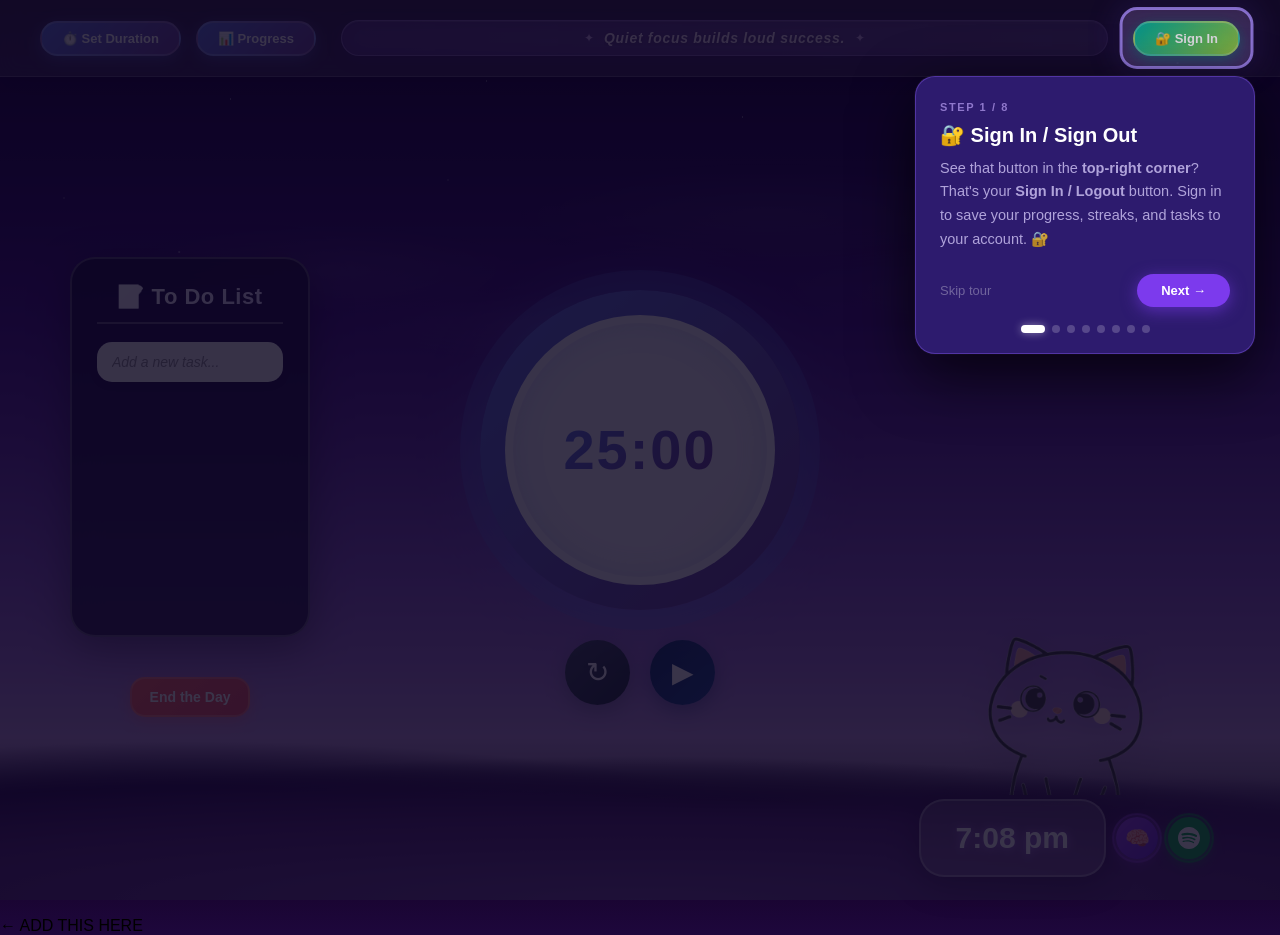
<file: index.html>
<!DOCTYPE html>
<html lang="en">

<head>
    <meta charset="UTF-8">
    <meta name="viewport" content="width=device-width, initial-scale=1.0">
    <title>Focus Timer UI</title>
    <link rel="stylesheet" href="style2.css">
</head>

<body>

    <!-- NAVBAR -->
    <div class="navbar">
        <div class="nav-btn" id="setDurationBtn" onclick="openDurationModal()">⏱️ Set Duration</div>
        <div class="nav-btn progress-btn" id="progressBtn" onclick="handleNavigation(this)">
            <div class="progress-fill" id="btnFill"></div>
            <span class="btn-text">📊 Progress</span>
        </div>

        <!-- ✨ MOTIVATIONAL QUOTE -->
        <div class="nav-quote">
            <span class="quote-icon">✦</span>
            <span class="quote-text" id="rotatingQuote">Quiet focus builds loud success.</span>
            <span class="quote-icon">✦</span>
        </div>

        <!-- In the navbar, replace the existing loginBtn div with this: -->
        <div class="nav-btn login" id="loginBtn" onclick="openLogin()">🔐 Sign In</div>
        <div class="nav-btn" id="logoutBtn" onclick="openLogoutModal()"
            style="display:none; background: rgba(255,100,100,0.15); border: 1px solid rgba(255,100,100,0.4); color: #ff8080;">
            🚪 Logout
        </div>

    </div>

    <div class="main">

        <div class="left-panel">
            <div class="todo" id="todoSection">
                <h3>📝 To Do List</h3>
                <input id="todoInput" placeholder="Add a new task...">
                <ul id="todoList"></ul>
            </div>
            <button class="end-day-btn" onclick="endTheDay()">End the Day</button>
        </div>

        <div class="timer-wrapper">
            <div class="outer-ring">
                <div class="inner-ring">
                    <div class="time" id="timer">25:00</div>
                </div>
            </div>
            <div class="controls">
                <div class="control-btn reset" onclick="resetTimer()">↻</div>
                <div class="control-btn play" id="playPauseBtn" onclick="togglePlayPause()">▶</div>
            </div>
        </div>

        <div id="infoPanel"></div>

        <div class="clock-cat-container">
            <div class="cat-popup">
                <img id="catMood" src="first.gif" alt="Cat mood">
            </div>

            <!-- Clock + both round buttons -->
            <div class="clock-spotify-row">
                <div class="clock" id="clock"></div>

                <!-- 🧠 Brain Fog Button -->
                <div class="brain-fab-wrapper">
                    <button class="brain-fab" onclick="toggleBrainPopup()">🧠</button>
                    <div class="fab-tooltip"><span class="tt-dot"></span>Play a focus frequency to help clear mental
                        fog.</div>

                    <div class="brain-popup" id="brainPopup">
                        <div class="popup-header">
                            <div class="popup-title"><span>🧠 Focus Boost</span></div>
                            <button class="popup-close" onclick="toggleBrainPopup()">✕</button>
                        </div>
                        <p class="brain-popup-desc">
                            1-min <strong>852Hz Solfeggio frequency tone</strong> to clear brain fog, Listen for 60
                            seconds before studying.<br>
                            <strong>Use headphones</strong> for best effect.
                        </p>
                        <div class="brain-wave" id="brainWave">
                            <span></span><span></span><span></span><span></span><span></span>
                        </div>
                        <div class="brain-progress-wrap" id="brainProgressWrap">
                            <div class="brain-progress-bar-bg">
                                <div class="brain-progress-bar-fill" id="brainBarFill"></div>
                            </div>
                            <div class="brain-progress-label">
                                <span>Focus Boost</span>
                                <span id="brainCountdown">1:00</span>
                            </div>
                        </div>
                        <button class="brain-play-btn" id="brainPlayBtn" onclick="toggleBrainFog()">
                            ▶ &nbsp;Start Focus Tone
                        </button>
                    </div>
                </div>

                <!-- 🎵 Spotify Button -->
                <div class="spotify-fab-wrapper">
                    <button class="spotify-fab" onclick="toggleSpotifyPopup()">
                        <svg viewBox="0 0 24 24" xmlns="http://www.w3.org/2000/svg">
                            <path
                                d="M12 0C5.373 0 0 5.373 0 12s5.373 12 12 12 12-5.373 12-12S18.627 0 12 0zm5.494 17.324a.748.748 0 0 1-1.03.249c-2.82-1.725-6.369-2.115-10.549-1.16a.748.748 0 1 1-.333-1.458c4.573-1.045 8.494-.595 11.664 1.339a.748.748 0 0 1 .248 1.03zm1.466-3.261a.936.936 0 0 1-1.287.308c-3.226-1.983-8.144-2.558-11.962-1.399a.937.937 0 0 1-.574-1.786c4.36-1.325 9.779-.683 13.515 1.59a.937.937 0 0 1 .308 1.287zm.126-3.396c-3.868-2.298-10.248-2.51-13.941-1.389a1.122 1.122 0 1 1-.651-2.148c4.239-1.287 11.285-1.038 15.738 1.606a1.122 1.122 0 1 1-1.146 1.931z" />
                        </svg>
                    </button>
                    <div class="fab-tooltip"><span class="tt-dot"></span>Play background music for focus</div>

                    <div class="spotify-popup" id="spotifyPopup">

                        <!-- VIEW 1: Card grid (original design) -->
                        <div id="spCardView">
                            <div class="popup-header">
                                <div class="popup-title">
                                    <svg viewBox="0 0 24 24" style="fill:#1db954">
                                        <path
                                            d="M12 0C5.373 0 0 5.373 0 12s5.373 12 12 12 12-5.373 12-12S18.627 0 12 0zm5.494 17.324a.748.748 0 0 1-1.03.249c-2.82-1.725-6.369-2.115-10.549-1.16a.748.748 0 1 1-.333-1.458c4.573-1.045 8.494-.595 11.664 1.339a.748.748 0 0 1 .248 1.03zm1.466-3.261a.936.936 0 0 1-1.287.308c-3.226-1.983-8.144-2.558-11.962-1.399a.937.937 0 0 1-.574-1.786c4.36-1.325 9.779-.683 13.515 1.59a.937.937 0 0 1 .308 1.287zm.126-3.396c-3.868-2.298-10.248-2.51-13.941-1.389a1.122 1.122 0 1 1-.651-2.148c4.239-1.287 11.285-1.038 15.738 1.606a1.122 1.122 0 1 1-1.146 1.931z" />
                                    </svg>
                                    <span>Focus Sounds</span>
                                </div>
                                <button class="popup-close" onclick="toggleSpotifyPopup()">✕</button>
                            </div>

                            <div class="sp-login-banner">
                                <div class="sp-login-text">
                                    <strong>🔐 Log in for full songs</strong>
                                    Log in to Spotify to listen to entire tracks without interruption.
                                </div>
                                <a class="sp-login-btn" href="https://accounts.spotify.com/login" target="_blank"
                                    rel="noopener noreferrer">
                                    <svg viewBox="0 0 24 24">
                                        <path
                                            d="M12 0C5.373 0 0 5.373 0 12s5.373 12 12 12 12-5.373 12-12S18.627 0 12 0zm5.494 17.324a.748.748 0 0 1-1.03.249c-2.82-1.725-6.369-2.115-10.549-1.16a.748.748 0 1 1-.333-1.458c4.573-1.045 8.494-.595 11.664 1.339a.748.748 0 0 1 .248 1.03zm1.466-3.261a.936.936 0 0 1-1.287.308c-3.226-1.983-8.144-2.558-11.962-1.399a.937.937 0 0 1-.574-1.786c4.36-1.325 9.779-.683 13.515 1.59a.937.937 0 0 1 .308 1.287zm.126-3.396c-3.868-2.298-10.248-2.51-13.941-1.389a1.122 1.122 0 1 1-.651-2.148c4.239-1.287 11.285-1.038 15.738 1.606a1.122 1.122 0 1 1-1.146 1.931z" />
                                    </svg>
                                    Log in
                                </a>
                            </div>

                            <div class="sp-playlist-label">Pick the music your brain feels most comfortable studying
                                with.</div>
                            <div class="sp-card-grid">
                                <div class="sp-card"
                                    onclick="openPlayer('playlist/4sFlqpGaP3yxX6zHSkdvvN', '🎵', 'Lofi Music')">
                                    <div class="sp-card-icon">🎵</div>
                                    <div class="sp-card-name">Lofi Music</div>
                                    <div class="sp-card-desc">Chill beats to relax</div>
                                </div>
                                <div class="sp-card"
                                    onclick="openPlayer('playlist/37i9dQZF1DWUZ5bk6qqDSy', '🤍', 'White Noise')">
                                    <div class="sp-card-icon">🤍</div>
                                    <div class="sp-card-name">White Noise</div>
                                    <div class="sp-card-desc">Block distractions</div>
                                </div>
                                <div class="sp-card"
                                    onclick="openPlayer('playlist/37i9dQZF1DX8ymr6UES7vc', '🌧️', 'Rain Sounds')">
                                    <div class="sp-card-icon">🌧️</div>
                                    <div class="sp-card-name">Rain Sounds</div>
                                    <div class="sp-card-desc">Gentle rain focus</div>
                                </div>
                                <div class="sp-card"
                                    onclick="openPlayer('album/74QDBZVz0htjkb8mwwt0La', '🏖️', 'Beach Sounds')">
                                    <div class="sp-card-icon">🏖️</div>
                                    <div class="sp-card-name">Beach Sounds</div>
                                    <div class="sp-card-desc">Ocean wave calm</div>
                                </div>
                                <div class="sp-card sp-card-solo"
                                    onclick="openPlayer('playlist/1HXEg2V1f17xECoB4t2PdZ', '🧬', 'Study Frequency')">
                                    <div class="sp-card-icon">🧬</div>
                                    <div class="sp-card-info">
                                        <div class="sp-card-name">Study Frequency</div>
                                        <div class="sp-card-desc">Binaural tones for peak focus</div>
                                    </div>
                                </div>
                            </div>
                        </div>

                        <!-- VIEW 2: Embedded player -->
                        <div id="spPlayerView" style="display:none;">
                            <div class="popup-header">
                                <button class="sp-back-btn" onclick="showSpCardView()">← Back</button>
                                <div class="sp-now-playing" id="spNowPlaying">🎵 Lofi Music</div>
                                <button class="popup-close" onclick="toggleSpotifyPopup()">✕</button>
                            </div>
                            <div class="sp-embed-wrap">
                                <iframe id="spIframe" src="" width="100%" height="380" frameborder="0"
                                    allow="autoplay; clipboard-write; encrypted-media; fullscreen; picture-in-picture"
                                    loading="lazy">
                                </iframe>
                            </div>
                        </div>

                    </div>
                </div>

            </div>
        </div>
    </div>

    <!-- DURATION MODAL -->
    <div class="login-modal" id="durationModal">
        <div class="dur-card">
            <!-- Header -->
            <div class="dur-header">
                <div class="dur-title"><span class="dur-title-icon">⏱️</span> Set Duration</div>
                <button class="dur-close-btn" onclick="closeDurationModal()">✕</button>
            </div>

            <!-- Today's Total Goal -->
            <div class="dur-section">
                <div class="dur-section-label">
                    <span class="dur-section-icon">📚</span>
                    <div>
                        <strong>Today's Total Goal</strong>
                        <span class="dur-optional-badge">OPTIONAL</span>
                        <div class="dur-section-sub">How many hours do you want to study all day?</div>
                    </div>
                </div>
                <div class="dur-input-row">
                    <input id="totalHours" type="number" class="dur-input" placeholder="e.g. 4" min="0" step="0.5">
                    <span class="dur-unit">hrs</span>
                </div>
            </div>

            <!-- Divider -->
            <div class="dur-divider"></div>

            <!-- Study Right Now -->
            <div class="dur-section">
                <div class="dur-section-label">
                    <span class="dur-section-icon dur-lightning">⚡</span>
                    <div>
                        <strong>Study Right Now</strong>
                        <div class="dur-section-sub">How long do you want to study in this sitting?</div>
                    </div>
                </div>

                <!-- Tip box -->
                <div class="dur-tip-box">
                    💡 Try 25 min study + 5 min break, or 50 min + 10 min for deep work.
                </div>

                <!-- Study + Break side by side -->
                <div class="dur-two-col">
                    <div class="dur-col">
                        <div class="dur-col-label"><span class="dur-dot dur-dot-red"></span> Study</div>
                        <div class="dur-input-row">
                            <input id="studyMins" type="number" class="dur-input" value="25" min="1" max="180">
                            <span class="dur-unit">min</span>
                        </div>
                    </div>
                    <div class="dur-col">
                        <div class="dur-col-label"><span class="dur-dot dur-dot-purple"></span> Break</div>
                        <div class="dur-input-row">
                            <input id="breakTime" type="number" class="dur-input" value="5" min="0">
                            <span class="dur-unit">min</span>
                        </div>
                        <label class="dur-nobreak-label">
                            <input type="checkbox" id="noBreak" class="dur-checkbox"> No break
                        </label>
                    </div>
                </div>
            </div>

            <!-- Set Timer button -->
            <button class="dur-set-btn" onclick="setCustomDuration()">Set Timer</button>
        </div>
    </div>

    <!-- LOGIN MODAL -->
    <div class="login-modal" id="loginModal">
        <div class="login-card">
            <div id="signInView">
                <h2>✨ Welcome Back!</h2>
                <p class="auth-subtitle">Sign in to continue your journey</p>
                <input id="loginEmail" type="text" placeholder="Username">
                <input type="password" id="loginPassword" placeholder="Password">
                <button class="login-main" onclick="handleSignIn()">Sign In</button>
                <button class="login-gmail">📧 Sign in with Gmail</button>
                <p class="auth-switch">Don't have an account? <span onclick="showSignUp()">Sign Up</span></p>
                <button class="login-skip" onclick="closeLogin()">Continue without login</button>
            </div>
            <div id="signUpView" style="display: none;">
                <h2>🚀 Start Your Journey</h2>
                <p class="auth-subtitle">Create an account to track your progress</p>
                <input id="signupName" placeholder="Full Name">
                <input id="signupEmail" type="email" placeholder="Email address">
                <input type="password" id="signupPassword" placeholder="Password">
                <input type="password" id="signupConfirmPassword" placeholder="Confirm Password">
                <button class="login-main" onclick="handleSignUp()">Create Account</button>
                <button class="login-gmail">📧 Sign up with Gmail</button>
                <p class="auth-switch">Already have an account? <span onclick="showSignIn()">Sign In</span></p>
                <button class="login-skip" onclick="closeLogin()">Continue without login</button>
            </div>
        </div>
    </div>

    <!-- WELCOME MODAL -->
    <div class="login-modal" id="welcomeModal" style="display: none;">
        <div class="login-card" style="width: 380px; background: rgba(255, 255, 255, 0.98); position: relative;">
            <div id="welcomeSection">
                <!-- Close button top-right -->
                <div style="display: flex; justify-content: flex-end; margin-bottom: 4px;">
                    <button class="dur-close-btn" onclick="closeWelcomeModal()" title="Go to home">✕</button>
                </div>
                <div style="text-align: center; margin-bottom: 15px;">
                    <img src="cat.gif" alt="Welcome Cat" style="width: 120px; border-radius: 12px;">
                </div>
                <div class="speech-bubble"
                    style="position: relative; background: linear-gradient(135deg, rgba(102, 126, 234, 0.12), rgba(118, 75, 162, 0.12)); padding: 18px; border-radius: 15px; margin-bottom: 20px; border: 2px solid rgba(102, 126, 234, 0.3);">
                    <p
                        style="font-size: 15px; color: #4a5568; line-height: 1.5; margin: 0; text-align: center; font-weight: 500;">
                        Welcome! Let's make today productive. Set your goal below and start strong!
                    </p>
                    <div
                        style="position: absolute; top: -12px; left: 50%; transform: translateX(-50%); width: 0; height: 0; border-left: 12px solid transparent; border-right: 12px solid transparent; border-bottom: 12px solid rgba(102, 126, 234, 0.3);">
                    </div>
                    <div
                        style="position: absolute; top: -9px; left: 50%; transform: translateX(-50%); width: 0; height: 0; border-left: 10px solid transparent; border-right: 10px solid transparent; border-bottom: 10px solid rgba(102, 126, 234, 0.12);">
                    </div>
                </div>
                <button class="login-main" onclick="showGoalForm()" style="margin-bottom: 12px;">Set Your Today's
                    Goal</button>
            </div>
            <div id="goalFormSection" style="display: none;">
                <!-- Header row with close button (goes to home) -->
                <div class="dur-header" style="margin-bottom: 14px;">
                    <div class="dur-title" style="font-size: 17px;"><span class="dur-title-icon">⏱️</span> Set Duration</div>
                    <button class="dur-close-btn" onclick="closeWelcomeModal()">✕</button>
                </div>

                <!-- Today's Total Goal -->
                <div class="dur-section">
                    <div class="dur-section-label">
                        <span class="dur-section-icon">📚</span>
                        <div>
                            <strong>Today's Total Goal</strong>
                            <span class="dur-optional-badge">OPTIONAL</span>
                            <div class="dur-section-sub">How many hours do you want to study all day?</div>
                        </div>
                    </div>
                    <div class="dur-input-row">
                        <input id="welcomeTotalHours" type="number" class="dur-input" placeholder="e.g. 4" min="0" step="0.5">
                        <span class="dur-unit">hrs</span>
                    </div>
                </div>

                <!-- Divider -->
                <div class="dur-divider"></div>

                <!-- Study Right Now -->
                <div class="dur-section">
                    <div class="dur-section-label">
                        <span class="dur-section-icon dur-lightning">⚡</span>
                        <div>
                            <strong>Study Right Now</strong>
                            <div class="dur-section-sub">How long do you want to study in this sitting?</div>
                        </div>
                    </div>

                    <!-- Tip box -->
                    <div class="dur-tip-box">
                        💡 Try 25 min study + 5 min break, or 50 min + 10 min for deep work.
                    </div>

                    <!-- Study + Break side by side -->
                    <div class="dur-two-col">
                        <div class="dur-col">
                            <div class="dur-col-label"><span class="dur-dot dur-dot-red"></span> Study</div>
                            <div class="dur-input-row">
                                <input id="welcomeStudyMins" type="number" class="dur-input" value="25" min="1" max="180">
                                <span class="dur-unit">min</span>
                            </div>
                        </div>
                        <div class="dur-col">
                            <div class="dur-col-label"><span class="dur-dot dur-dot-purple"></span> Break</div>
                            <div class="dur-input-row">
                                <input id="welcomeBreakTime" type="number" class="dur-input" value="5" min="0">
                                <span class="dur-unit">min</span>
                            </div>
                            <label class="dur-nobreak-label">
                                <input type="checkbox" id="welcomeNoBreak" class="dur-checkbox"> No break
                            </label>
                        </div>
                    </div>
                </div>

                <!-- Start Studying button -->
                <button class="dur-set-btn" onclick="setWelcomeGoal()">Start Studying!</button>
            </div>
        </div>
    </div>

    <!-- END DAY MODAL -->
    <div class="login-modal" id="endDayModal">
        <div class="login-card" style="width: 400px; max-height: 92vh; overflow-y: auto; padding: 20px;">

            <!-- Close button -->
            <div style="display: flex; justify-content: flex-end; margin-bottom: 4px;">
                <button onclick="closeEndDaySummary()" style="
                background: transparent;
                border: 2px solid rgba(102,126,234,0.3);
                border-radius: 50%;
                width: 32px; height: 32px;
                font-size: 15px;
                cursor: pointer;
                color: #667eea;
                display: flex; align-items: center; justify-content: center;
                transition: all 0.3s ease;
            " onmouseover="this.style.background='rgba(102,126,234,0.1)'"
                    onmouseout="this.style.background='transparent'">✕</button>
            </div>

            <h2 style="margin-bottom: 10px;">Day Summary</h2>

            <div style="text-align: center; margin-bottom: 10px;">
                <img id="endDayCat" src="happy_cat.gif" alt="Cat" style="width: 110px; border-radius: 12px;">
            </div>

            <div
                style="position: relative; background: linear-gradient(135deg, rgba(102,126,234,0.12), rgba(118,75,162,0.12)); padding: 14px; border-radius: 15px; margin-bottom: 14px; border: 2px solid rgba(102,126,234,0.3);">
                <p id="endDayMessage"
                    style="font-size: 13px; color: #4a5568; line-height: 1.5; margin: 0; text-align: center; font-weight: 500;">
                    Good progress, but I know you're capable of even more. Quiet progress like this is exactly how big
                    success is built— see you stronger tomorrow!
                </p>
                <div
                    style="position: absolute; top: -12px; left: 50%; transform: translateX(-50%); width: 0; height: 0; border-left: 12px solid transparent; border-right: 12px solid transparent; border-bottom: 12px solid rgba(102,126,234,0.3);">
                </div>
                <div
                    style="position: absolute; top: -9px; left: 50%; transform: translateX(-50%); width: 0; height: 0; border-left: 10px solid transparent; border-right: 10px solid transparent; border-bottom: 10px solid rgba(102,126,234,0.12);">
                </div>
            </div>

            <div
                style="background: linear-gradient(135deg, rgba(102,126,234,0.1), rgba(118,75,162,0.1)); padding: 16px; border-radius: 15px; margin-bottom: 16px; border: 2px solid rgba(102,126,234,0.3); display: flex; justify-content: space-around; align-items: center;">
                <div style="text-align: center;">
                    <p style="font-size: 13px; color: #667eea; font-weight: 600; margin-bottom: 6px;">⏱️ Time Studied
                    </p>
                    <p
                        style="font-size: 28px; font-weight: 700; background: linear-gradient(135deg, #667eea, #764ba2); -webkit-background-clip: text; -webkit-text-fill-color: transparent; background-clip: text; margin: 0;">
                        <span id="hoursStudied">0</span>h <span id="minutesStudied">0</span>m
                    </p>
                </div>
                <div style="width: 1px; height: 50px; background: rgba(102,126,234,0.3);"></div>
                <div style="text-align: center;">
                    <p style="font-size: 13px; color: #667eea; font-weight: 600; margin-bottom: 6px;">✅ Tasks Done</p>
                    <p
                        style="font-size: 28px; font-weight: 700; background: linear-gradient(135deg, #667eea, #764ba2); -webkit-background-clip: text; -webkit-text-fill-color: transparent; background-clip: text; margin: 0;">
                        <span id="tasksCompleted">0</span>/<span id="totalTasks">0</span>
                    </p>
                </div>
            </div>

            <button class="login-main" onclick="closeEndDayModal()">Start New Day</button>
        </div>
    </div>
    <div class="login-modal" id="endDayModal">
        ...
    </div>

    <!-- LOGOUT MODAL -->   ← ADD THIS HERE
    <div class="login-modal" id="logoutModal" style="display: none;">
        <div class="login-card" style="width: 360px;">
            <h2>👋 See you later!</h2>
            <p id="logoutConfirmName" style="color: #667eea; font-weight: 600; margin-bottom: 10px;">Hey, there!</p>
            <p style="color: #4a5568; font-size: 14px; margin-bottom: 20px;">Are you sure you want to log out?</p>
            <button class="login-main" onclick="confirmLogout()">Yes, Log Out</button>
            <button class="login-skip" onclick="closeLogoutModal()">Cancel</button>
        </div>
    </div>

    <!-- ══════════ INDEX PAGE TOUR ══════════ -->
    <div id="indexTourClickBlock"></div>
    <div id="indexTourOverlay">
        <div id="indexTourBackdrop"></div>
    </div>
    <div id="indexTourHighlight" style="display:none;"></div>
    <div id="indexTourTooltip" style="display:none;">
        <div id="indexTourStep">STEP 1 / 7</div>
        <div id="indexTourTitle">Title</div>
        <div id="indexTourDesc">Description</div>
        <div id="indexTourBtns">
            <button id="indexTourSkip" onclick="endIndexTour()">Skip tour</button>
            <div style="display:flex;gap:8px;">
                <button id="indexTourPrev" onclick="indexTourPrev()">← Prev</button>
                <button id="indexTourNext" onclick="indexTourNext()">Next →</button>
            </div>
        </div>
        <div id="indexTourDots"></div>
    </div>

    <script>
        const quotes = [
            "Quiet focus builds loud success.",
            "Study now, shine later.",
            "Little effort. Big future.",
            "Pages today, possibilities tomorrow.",
            "Focus is your superpower.",
            "Learn softly, succeed loudly.",
            "One more page.",
            "Dreams require discipline.",
            "Your future is studying with you.",
            "Knowledge is quiet power.",
            "You don't have to feel motivated, you just have to start.",
            "Study tired, study bored, study unmotivated — just don't stop.",
            "Five minutes of studying often becomes fifty once you begin.",
            "The hardest part of studying is opening the book.",
            "Your future doesn't care about your mood today.",
            "Start messy, start slow, but start.",
            "Even a little studying today beats none at all.",
            "Motivation follows action, not the other way around.",
            "You'll never regret studying once it's done.",
            "Just one problem. Then another. Then another.",
            "One day the life you want will demand the effort you avoid today.",
            "Every hour you waste now becomes stress you carry later.",
            "Your competition is studying while you are hesitating.",
            "Comfort today can become regret tomorrow.",
            "Success is often just boredom that someone decided to push through.",
            "Your future is quietly watching the choices you make today.",
            "The difference between a dream and reality is the discipline to study.",
            "Most people fail not because they are incapable, but because they stop.",
            "Hard chapters shape strong minds.",
            "The version of you five years from now is built by the hours you use today."
        ];

        let quoteIndex = 0;
        const quoteEl = document.getElementById('rotatingQuote');

        function rotateQuote() {
            quoteEl.style.opacity = '0';
            quoteEl.style.transform = 'translateY(6px)';
            setTimeout(() => {
                quoteIndex = (quoteIndex + 1) % quotes.length;
                quoteEl.textContent = quotes[quoteIndex];
                quoteEl.style.opacity = '1';
                quoteEl.style.transform = 'translateY(0)';
            }, 500);
        }

        setInterval(rotateQuote, 10000);

        /* ✅ Open embedded player view when a card is clicked */
        function openPlayer(uri, icon, name) {
            document.getElementById('spNowPlaying').textContent = icon + ' ' + name;
            document.getElementById('spIframe').src =
                `https://open.spotify.com/embed/${uri}?utm_source=generator&theme=0`;
            document.getElementById('spCardView').style.display = 'none';
            document.getElementById('spPlayerView').style.display = 'block';
        }

        /* ✅ Back button — return to card grid */
        function showSpCardView() {
            document.getElementById('spPlayerView').style.display = 'none';
            document.getElementById('spCardView').style.display = 'block';
            // Clear iframe src to stop playback when going back
            document.getElementById('spIframe').src = '';
        }

        /* ✅ Toggle Spotify popup */
        function toggleSpotifyPopup() {
            const popup = document.getElementById('spotifyPopup');
            const isOpen = popup.classList.contains('open');
            if (isOpen) {
                // Reset to card view and stop playback on close
                document.getElementById('spPlayerView').style.display = 'none';
                document.getElementById('spCardView').style.display = 'block';
                document.getElementById('spIframe').src = '';
            }
            popup.classList.toggle('open');
        }

        /* ✅ Toggle Brain popup */
        function toggleBrainPopup() {
            const popup = document.getElementById('brainPopup');
            popup.classList.toggle('open');
        }

        /* ✅ Close popups when clicking outside */
        document.addEventListener('click', function (e) {
            const spotifyPopup = document.getElementById('spotifyPopup');
            const spotifyWrapper = document.querySelector('.spotify-fab-wrapper');
            const brainPopup = document.getElementById('brainPopup');
            const brainWrapper = document.querySelector('.brain-fab-wrapper');

            if (spotifyPopup && spotifyPopup.classList.contains('open')) {
                if (!spotifyWrapper.contains(e.target)) {
                    spotifyPopup.classList.remove('open');
                }
            }
            if (brainPopup && brainPopup.classList.contains('open')) {
                if (!brainWrapper.contains(e.target)) {
                    brainPopup.classList.remove('open');
                }
            }
        });
    </script>

    <script>
        /* ══════════════════════════════════════════════
           INDEX PAGE TOUR ENGINE
        ══════════════════════════════════════════════ */
        const INDEX_TOUR_STEPS = [
            {
                targetId: 'loginBtn',
                title: '🔐 Sign In / Sign Out',
                desc: 'See that button in the <strong>top-right corner</strong>? That\'s your <strong>Sign In / Logout</strong> button. Sign in to save your progress, streaks, and tasks to your account. 🔐',
            },
            {
                targetId: 'setDurationBtn',
                title: '⏱️ Set Duration',
                desc: 'This button lets you set your <strong>total study goal</strong> for the day, your <strong>session length</strong>, and your <strong>break time</strong>. Customize it to match your study style — Pomodoro, deep work, or anything in between. 🎯',
            },
            {
                targetId: 'progressBtn',
                title: '📊 Progress',
                desc: 'Watch the animated fill on this button — it reflects your daily progress! Click it to open your <strong>full analytics page</strong> where you can see how much you\'ve studied each day and track your streaks over time. 📈',
            },
            {
                targetId: 'timerWrapper',
                title: '⏰ The Focus Timer',
                desc: 'This is the heart of the app — your <strong>Focus Timer</strong>. Hit ▶ to kick off a study session. It automatically counts your <strong>study sessions</strong> and <strong>breaks</strong>, cycling between them so you stay in flow. A tone plays when it\'s time to switch. Sessions and break durations are set by you with the <em>Set Duration</em> button. 🔔',
            },
            {
                targetId: 'todoSection',
                title: '📝 To-Do List',
                desc: 'Add everything you want to get done today right here. Type a task and press Enter — tick it off as you finish. Your <strong>Day Summary</strong> shows how many tasks you completed vs. planned, so you know exactly how productive your day was. ✅',
            },
            {
                targetId: 'brainFabArea',
                title: '🧠 Focus Frequency Button',
                desc: 'Feeling foggy or can\'t focus? Hit the 🧠 button down. It plays an <strong>852Hz Solfeggio frequency tone</strong> for 60 seconds — a technique designed to clear mental fog and prime your brain before studying. Put on your <strong>headphones</strong> for the best effect! 🎧',
            },
            {
                targetId: 'spotifyFabArea',
                title: '🎵 Spotify Focus Music',
                desc: 'Right next to the 🧠 button is the <strong>Spotify</strong> button 🎵. Click it to pick focus music — Lofi, White Noise, Rain Sounds, Beach Waves, or Binaural tones. Pick whatever your brain feels most comfortable studying with and let it run in the background. 🌊',
            },
            {
                targetId: 'endDayBtnArea',
                title: '🌙 End the Day',
                desc: 'When you\'re done for the day, press <strong>End the Day</strong> to see your full summary — time studied, tasks completed, and how your 🐱 <strong>cat feels</strong> about your effort! Your day <em>automatically resets after 24 hours</em> whether you press it or not, so try to hit your study goal before then. <strong>Sad cat = missed goal. Happy / excited cat = you crushed it!</strong> 🎉',
                preferRight: true,
            },
        ];

        let _indexTourIdx = 0;
        let _tourCanvas = null, _tourCtx = null, _tourRAF = null;
        let _tourTargetRect = null;

        function startIndexTour() {
            // Build dots
            const dotsEl = document.getElementById('indexTourDots');
            dotsEl.innerHTML = '';
            INDEX_TOUR_STEPS.forEach((_, i) => {
                const d = document.createElement('span');
                d.className = 'index-tour-dot' + (i === 0 ? ' active' : '');
                dotsEl.appendChild(d);
            });

            _indexTourIdx = 0;
            _initTourCanvas();
            document.getElementById('indexTourTooltip').style.display = 'flex';
            _showIndexTourStep();
        }

        function _initTourCanvas() {
            if (!_tourCanvas) {
                _tourCanvas = document.createElement('canvas');
                _tourCanvas.style.cssText = 'position:fixed;inset:0;z-index:9000;pointer-events:none;';
                document.body.appendChild(_tourCanvas);
                _tourCtx = _tourCanvas.getContext('2d');
            }
            _tourCanvas.width = window.innerWidth;
            _tourCanvas.height = window.innerHeight;
            _tourCanvas.style.display = 'block';
            _drawTourCanvas(0);
        }

        let _tourPulseT = 0;
        function _drawTourCanvas(ts) {
            if (!_tourCanvas || _tourCanvas.style.display === 'none') return;
            const ctx = _tourCtx;
            const W = _tourCanvas.width, H = _tourCanvas.height;
            ctx.clearRect(0, 0, W, H);

            // Dark overlay
            ctx.fillStyle = 'rgba(8,2,28,0.80)';
            ctx.fillRect(0, 0, W, H);

            if (_tourTargetRect) {
                const PAD = 12, R = 16;
                const rx = _tourTargetRect.left - PAD;
                const ry = _tourTargetRect.top - PAD;
                const rw = _tourTargetRect.width + PAD * 2;
                const rh = _tourTargetRect.height + PAD * 2;

                // Cut a transparent hole
                ctx.save();
                ctx.globalCompositeOperation = 'destination-out';
                ctx.beginPath();
                ctx.moveTo(rx + R, ry);
                ctx.arcTo(rx + rw, ry, rx + rw, ry + rh, R);
                ctx.arcTo(rx + rw, ry + rh, rx, ry + rh, R);
                ctx.arcTo(rx, ry + rh, rx, ry, R);
                ctx.arcTo(rx, ry, rx + rw, ry, R);
                ctx.closePath();
                ctx.fill();
                ctx.restore();

                // Pulsing glow border
                _tourPulseT = (ts || 0) / 1000;
                const pulse = 0.5 + 0.5 * Math.sin(_tourPulseT * Math.PI);
                const glowAlpha = 0.7 + 0.3 * pulse;
                const glowSize = 6 + 4 * pulse;

                ctx.save();
                ctx.shadowColor = `rgba(139,92,246,${glowAlpha})`;
                ctx.shadowBlur = glowSize * 4;
                ctx.strokeStyle = `rgba(167,139,250,${glowAlpha})`;
                ctx.lineWidth = 3;
                ctx.beginPath();
                ctx.moveTo(rx + R, ry);
                ctx.arcTo(rx + rw, ry, rx + rw, ry + rh, R);
                ctx.arcTo(rx + rw, ry + rh, rx, ry + rh, R);
                ctx.arcTo(rx, ry + rh, rx, ry, R);
                ctx.arcTo(rx, ry, rx + rw, ry, R);
                ctx.closePath();
                ctx.stroke();
                ctx.restore();
            }

            _tourRAF = requestAnimationFrame(_drawTourCanvas);
        }

        function _getIndexTarget(step) {
            const map = {
                setDurationBtn: () => document.getElementById('setDurationBtn'),
                progressBtn: () => document.getElementById('progressBtn'),
                timerWrapper: () => document.querySelector('.timer-wrapper'),
                todoSection: () => document.getElementById('todoSection'),
                leftPanel: () => document.querySelector('.left-panel'),
                brainFabArea: () => document.querySelector('.brain-fab-wrapper'),
                spotifyFabArea: () => document.querySelector('.spotify-fab-wrapper'),
                endDayBtnArea: () => document.querySelector('.end-day-btn'),
                loginBtn: () => {
                    const lb = document.getElementById('loginBtn');
                    const lo = document.getElementById('logoutBtn');
                    if (lb && lb.style.display !== 'none') return lb;
                    if (lo && lo.style.display !== 'none') return lo;
                    return lb;
                },
            };
            return map[step.targetId] ? map[step.targetId]() : document.getElementById(step.targetId);
        }

        function _showIndexTourStep() {
            const step = INDEX_TOUR_STEPS[_indexTourIdx];
            const total = INDEX_TOUR_STEPS.length;

            document.getElementById('indexTourStep').textContent = `STEP ${_indexTourIdx + 1} / ${total}`;
            document.getElementById('indexTourTitle').textContent = step.title;
            document.getElementById('indexTourDesc').innerHTML = step.desc;

            // Resize canvas in case window changed
            _tourCanvas.width = window.innerWidth;
            _tourCanvas.height = window.innerHeight;

            // Dots
            document.querySelectorAll('.index-tour-dot').forEach((d, i) =>
                d.classList.toggle('active', i === _indexTourIdx));

            // Buttons
            const prevBtn = document.getElementById('indexTourPrev');
            const nextBtn = document.getElementById('indexTourNext');
            prevBtn.style.display = _indexTourIdx === 0 ? 'none' : 'inline-flex';
            nextBtn.textContent = _indexTourIdx === total - 1 ? '🎉 Finish' : 'Next →';

            // Target
            const target = _getIndexTarget(step);
            const tt = document.getElementById('indexTourTooltip');

            if (!target) {
                _tourTargetRect = null;
                tt.style.top = '50%';
                tt.style.left = '50%';
                tt.style.transform = 'translate(-50%,-50%)';
                return;
            }

            tt.style.transform = '';
            const r = target.getBoundingClientRect();
            _tourTargetRect = r;

            const TW = 355, TH = 300;
            const VW = window.innerWidth, VH = window.innerHeight;
            const margin = 20;
            let top, left;

            if (step.preferRight) {
                // Force tooltip to the right of the target; fall back to left if no room
                if (r.right + margin + TW < VW) {
                    left = r.right + margin;
                    top = Math.min(Math.max(r.top + r.height / 2 - TH / 2, 10), VH - TH - 10);
                } else {
                    left = Math.max(r.left - margin - TW, 10);
                    top = Math.min(Math.max(r.top + r.height / 2 - TH / 2, 10), VH - TH - 10);
                }
            } else if (r.bottom + margin + TH < VH) {
                top = r.bottom + margin;
                left = Math.min(Math.max(r.left + r.width / 2 - TW / 2, 10), VW - TW - 10);
            } else if (r.top - margin - TH > 0) {
                top = r.top - margin - TH;
                left = Math.min(Math.max(r.left + r.width / 2 - TW / 2, 10), VW - TW - 10);
            } else if (r.right + margin + TW < VW) {
                left = r.right + margin;
                top = Math.min(Math.max(r.top + r.height / 2 - TH / 2, 10), VH - TH - 10);
            } else {
                left = Math.max(r.left - margin - TW, 10);
                top = Math.min(Math.max(r.top + r.height / 2 - TH / 2, 10), VH - TH - 10);
            }
            tt.style.top = top + 'px';
            tt.style.left = left + 'px';
            target.scrollIntoView({ block: 'nearest', behavior: 'smooth' });
        }

        function indexTourNext() {
            if (_indexTourIdx >= INDEX_TOUR_STEPS.length - 1) { endIndexTour(); return; }
            _indexTourIdx++;
            _showIndexTourStep();
        }

        function indexTourPrev() {
            if (_indexTourIdx <= 0) return;
            _indexTourIdx--;
            _showIndexTourStep();
        }

        function endIndexTour() {
            if (_tourRAF) { cancelAnimationFrame(_tourRAF); _tourRAF = null; }
            if (_tourCanvas) { _tourCanvas.style.display = 'none'; }
            _tourTargetRect = null;
            document.getElementById('indexTourTooltip').style.display = 'none';
            localStorage.setItem('ff_indexTourSeen', '1');
        }

        function restartTour() {
            localStorage.removeItem('ff_indexTourSeen');
            startIndexTour();
        }

        // Auto-launch on first visit
        window.addEventListener('load', function () {
            if (!localStorage.getItem('ff_indexTourSeen')) {
                setTimeout(startIndexTour, 1400);
            }
        });
        
    </script>

    <script src="script.js"></script>
</body>

</html>
</file>
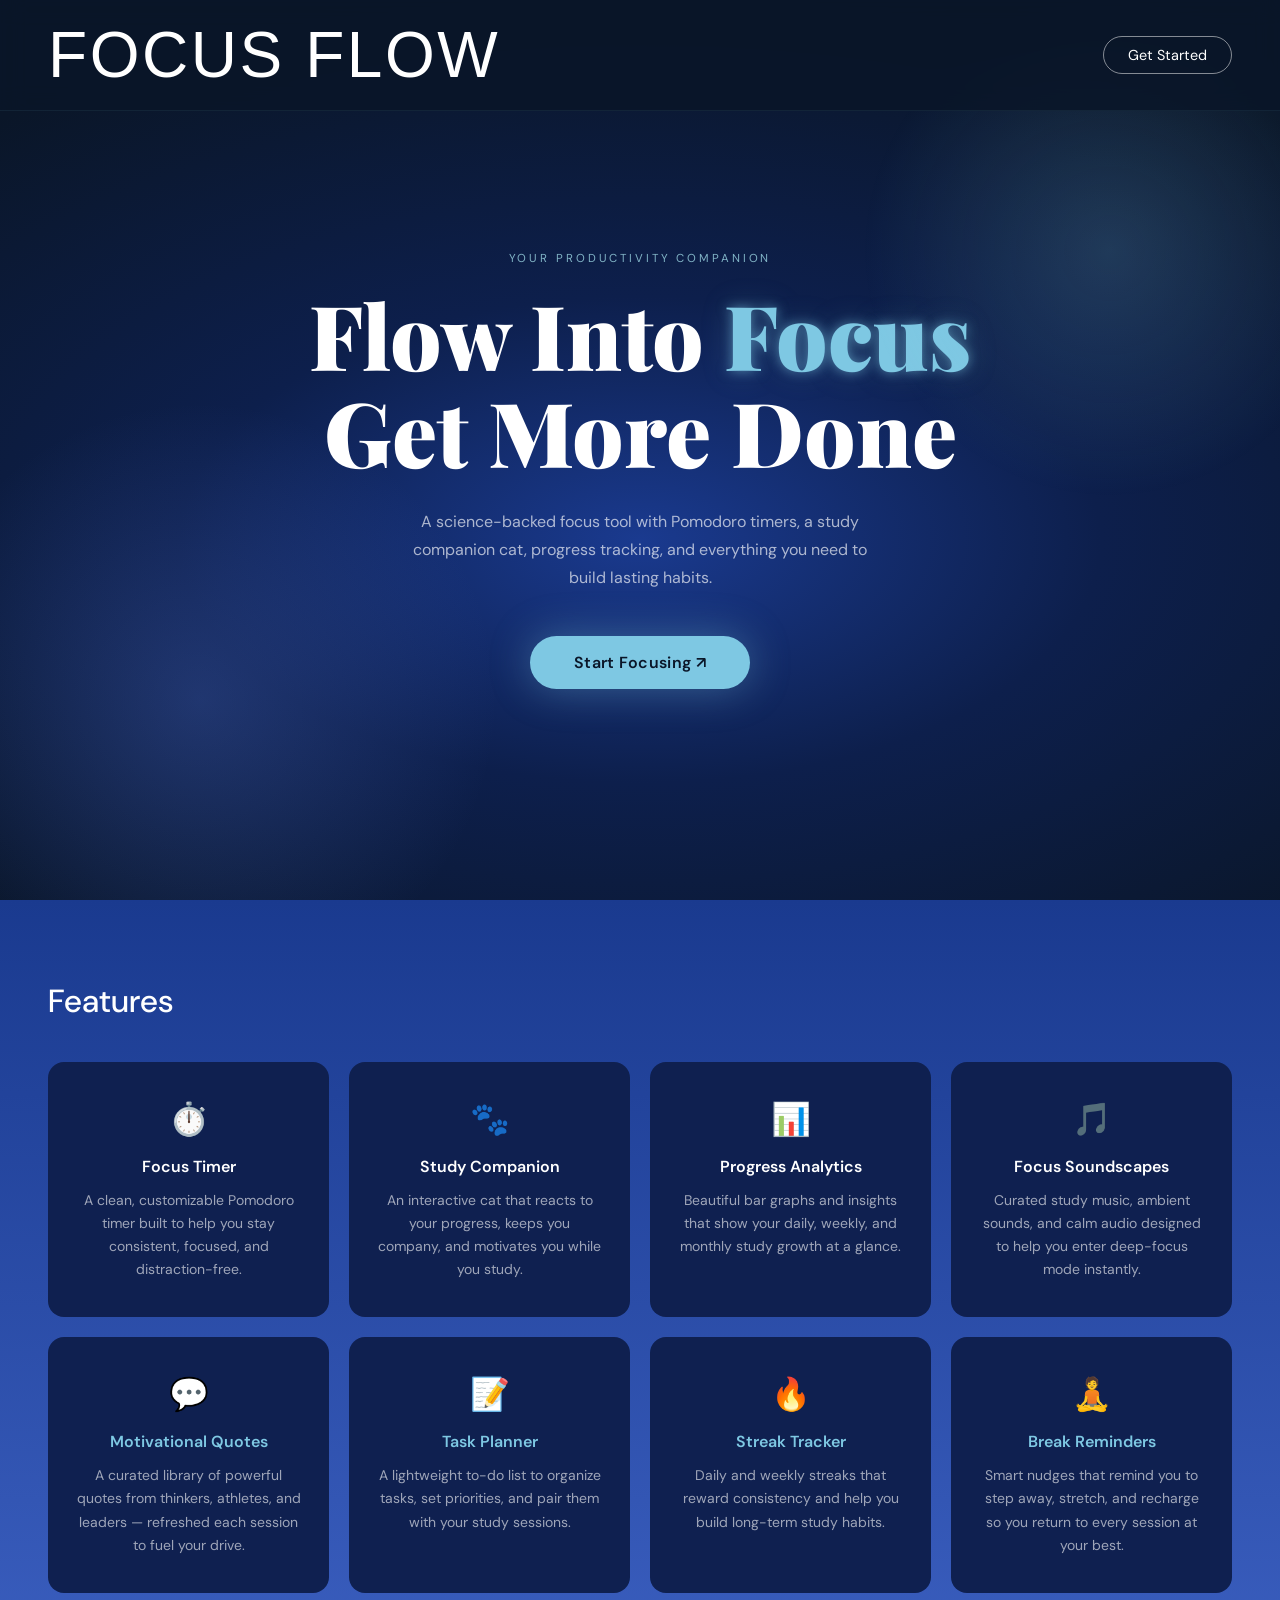
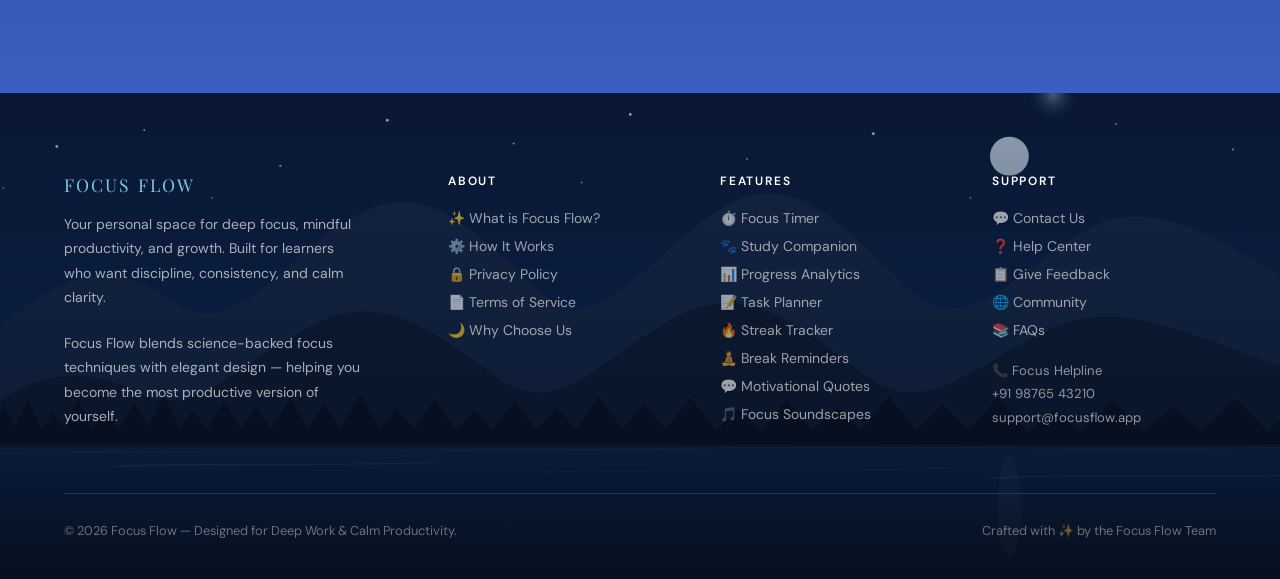
<file: firstPage.html>
<!DOCTYPE html>
<html lang="en">
<head>
  <meta charset="UTF-8" />
  <meta name="viewport" content="width=device-width, initial-scale=1.0"/>
  <title>Focus Flow — Your Productivity Companion</title>
  <link href="https://fonts.googleapis.com/css2?family=Playfair+Display:wght@700;900&family=DM+Sans:wght@300;400;500&display=swap" rel="stylesheet"/>
  <style>
    *, *::before, *::after { box-sizing: border-box; margin: 0; padding: 0; }

    :root {
      --navy: #0a1628;
      --deep-blue: #0d1f4c;
      --mid-blue: #1a3a8f;
      --bright-blue: #3b5fc0;
      --lavender-blue: #5b7fe8;
      --cyan: #7ec8e3;
      --light-cyan: #a8e6f0;
      --white: #ffffff;
      --card-bg: #0f2050;
    }

    html { scroll-behavior: smooth; }

    body {
      font-family: 'DM Sans', sans-serif;
      background: var(--navy);
      color: var(--white);
      overflow-x: hidden;
    }

    /* ── NAV ── */
    nav {
      position: fixed; top: 0; left: 0; right: 0; z-index: 100;
      display: flex; align-items: center; justify-content: space-between;
      padding: 18px 48px;
      background: rgba(10, 22, 40, 0.85);
      backdrop-filter: blur(12px);
      border-bottom: 1px solid rgba(126,200,227,0.08);
      animation: fadeDown 0.8s ease both;
    }

    .nav-logo {
      font-family: 'Algerian', cursive, sans-serif;
      font-size: 4rem;
      letter-spacing: 0.04em;
      color: var(--white);
      text-transform: uppercase;
    }

    .nav-btn {
      padding: 9px 24px;
      border: 1.5px solid rgba(255,255,255,0.5);
      border-radius: 50px;
      background: transparent;
      color: var(--white);
      font-family: 'DM Sans', sans-serif;
      font-size: 0.9rem;
      cursor: pointer;
      transition: background 0.3s, border-color 0.3s, transform 0.2s;
      text-decoration: none;
    }
    .nav-btn:hover { background: rgba(255,255,255,0.12); border-color: var(--cyan); transform: scale(1.04); }

    /* ── HERO ── */
    #hero {
      min-height: 100vh;
      display: flex; flex-direction: column; align-items: center; justify-content: center;
      text-align: center;
      padding: 120px 24px 80px;
      position: relative;
      background: radial-gradient(ellipse 80% 60% at 50% 60%, #1a3a8f 0%, #0d1f4c 45%, #0a1628 100%);
      overflow: hidden;
    }

    /* animated glow blobs */
    #hero::before {
      content: '';
      position: absolute; width: 600px; height: 600px;
      background: radial-gradient(circle, rgba(91,127,232,0.25) 0%, transparent 70%);
      bottom: -100px; left: -100px;
      animation: blob1 8s ease-in-out infinite alternate;
    }
    #hero::after {
      content: '';
      position: absolute; width: 500px; height: 500px;
      background: radial-gradient(circle, rgba(126,200,227,0.18) 0%, transparent 70%);
      top: 0; right: -80px;
      animation: blob2 10s ease-in-out infinite alternate;
    }

    @keyframes blob1 { to { transform: translate(60px, -40px) scale(1.15); } }
    @keyframes blob2 { to { transform: translate(-60px, 80px) scale(1.1); } }

    .hero-eyebrow {
      letter-spacing: 0.25em;
      font-size: 0.72rem;
      text-transform: uppercase;
      color: rgba(168,230,240,0.75);
      margin-bottom: 20px;
      opacity: 0; animation: fadeUp 0.8s 0.3s ease forwards;
    }

    .hero-title {
      font-family: 'Playfair Display', serif;
      font-size: clamp(3rem, 7vw, 6rem);
      font-weight: 900;
      line-height: 1.08;
      text-transform: capitalize;
      color: var(--white);
      opacity: 0; animation: fadeUp 0.9s 0.5s ease forwards;
    }

    .hero-title .accent { color: var(--cyan); }

    .hero-title .glow-focus {
      color: #7ec8e3;
      text-shadow:
        0 0 12px rgba(126,200,227,0.55),
        0 0 30px rgba(126,200,227,0.25);
      animation: pulseGlow 4s ease-in-out infinite;
    }

    @keyframes pulseGlow {
      0%, 100% {
        text-shadow:
          0 0 12px rgba(126,200,227,0.55),
          0 0 30px rgba(126,200,227,0.25);
      }
      50% {
        text-shadow:
          0 0 18px rgba(126,200,227,0.7),
          0 0 45px rgba(126,200,227,0.35);
      }
    }

    .hero-sub {
      max-width: 480px;
      margin: 28px auto 0;
      font-size: 1rem;
      line-height: 1.75;
      color: rgba(255,255,255,0.65);
      opacity: 0; animation: fadeUp 0.9s 0.7s ease forwards;
    }

    .hero-cta {
      display: inline-block;
      margin-top: 44px;
      padding: 16px 44px;
      background: var(--cyan);
      color: var(--navy);
      font-family: 'DM Sans', sans-serif;
      font-weight: 600;
      font-size: 1rem;
      border-radius: 50px;
      text-decoration: none;
      letter-spacing: 0.02em;
      box-shadow: 0 0 40px rgba(126,200,227,0.35);
      transition: transform 0.25s, box-shadow 0.25s;
      opacity: 0; animation: fadeUp 0.9s 0.9s ease forwards;
      position: relative; z-index: 1;
    }
    .hero-cta:hover { transform: translateY(-3px) scale(1.03); box-shadow: 0 0 60px rgba(126,200,227,0.55); }

    /* ── FEATURES ── */
    #features {
      background: linear-gradient(180deg, #1a3a8f 0%, #3b5fc0 100%);
      padding: 80px 48px 100px;
    }

    #features h2 {
      font-family: 'DM Sans', sans-serif;
      font-size: 2rem;
      font-weight: 500;
      margin-bottom: 40px;
      color: var(--white);
      opacity: 0; transform: translateY(30px);
      transition: opacity 0.6s, transform 0.6s;
    }
    #features h2.visible { opacity: 1; transform: none; }

    .features-grid {
      display: grid;
      grid-template-columns: repeat(4, 1fr);
      gap: 20px;
    }

    @media (max-width: 1100px) { .features-grid { grid-template-columns: repeat(2, 1fr); } }
    @media (max-width: 640px)  { .features-grid { grid-template-columns: 1fr; } }

    .feat-card {
      background: var(--card-bg);
      border-radius: 16px;
      padding: 36px 28px;
      text-align: center;
      opacity: 0; transform: translateY(40px);
      transition: opacity 0.6s, transform 0.6s, box-shadow 0.3s;
    }
    .feat-card.visible { opacity: 1; transform: none; }
    .feat-card:hover { box-shadow: 0 8px 40px rgba(0,0,0,0.35); transform: translateY(-4px) !important; }

    .feat-icon { font-size: 2rem; margin-bottom: 16px; display: block; }

    .feat-card h3 {
      font-family: 'DM Sans', sans-serif;
      font-size: 1rem;
      font-weight: 600;
      margin-bottom: 12px;
      color: var(--white);
    }

    .feat-card p {
      font-size: 0.875rem;
      color: rgba(255,255,255,0.6);
      line-height: 1.65;
    }

    /* colored titles for bottom row */
    .feat-card.colored h3 { color: var(--cyan); }

    /* ── FOOTER ── */
    footer {
      position: relative;
      padding: 80px 64px 40px;
      overflow: hidden;
      background: #071020;
    }

    #footer-canvas { display: none; }

    footer::before {
      content: '';
      position: absolute; inset: 0;
      background-image: url("data:image/svg+xml,%3Csvg xmlns='http://www.w3.org/2000/svg' viewBox='0 0 1440 500' preserveAspectRatio='xMidYMid slice'%3E%3Cdefs%3E%3ClinearGradient id='sky' x1='0' y1='0' x2='0' y2='1'%3E%3Cstop offset='0%25' stop-color='%230a1a3a'/%3E%3Cstop offset='60%25' stop-color='%230d2a5e'/%3E%3Cstop offset='100%25' stop-color='%231a4a8a'/%3E%3C/linearGradient%3E%3ClinearGradient id='lake' x1='0' y1='0' x2='0' y2='1'%3E%3Cstop offset='0%25' stop-color='%230d2a5e'/%3E%3Cstop offset='100%25' stop-color='%23071020'/%3E%3C/linearGradient%3E%3CradialGradient id='moon' cx='75%25' cy='15%25' r='15%25'%3E%3Cstop offset='0%25' stop-color='%23c8e8ff' stop-opacity='0.45'/%3E%3Cstop offset='100%25' stop-color='%230d2a5e' stop-opacity='0'/%3E%3C/radialGradient%3E%3C/defs%3E%3Crect width='1440' height='500' fill='url(%23sky)'/%3E%3Ccircle cx='1100' cy='65' r='20' fill='%23ddeeff' opacity='0.88'/%3E%3Cellipse cx='1100' cy='65' rx='90' ry='90' fill='url(%23moon)'/%3E%3Ccircle cx='120' cy='55' r='1.5' fill='white' opacity='0.8'/%3E%3Ccircle cx='210' cy='38' r='1' fill='white' opacity='0.7'/%3E%3Ccircle cx='350' cy='75' r='1.2' fill='white' opacity='0.6'/%3E%3Ccircle cx='460' cy='28' r='1.5' fill='white' opacity='0.8'/%3E%3Ccircle cx='590' cy='52' r='1' fill='white' opacity='0.7'/%3E%3Ccircle cx='710' cy='22' r='1.3' fill='white' opacity='0.9'/%3E%3Ccircle cx='830' cy='68' r='1' fill='white' opacity='0.6'/%3E%3Ccircle cx='960' cy='42' r='1.5' fill='white' opacity='0.8'/%3E%3Ccircle cx='1210' cy='32' r='1' fill='white' opacity='0.7'/%3E%3Ccircle cx='1330' cy='58' r='1.2' fill='white' opacity='0.6'/%3E%3Ccircle cx='65' cy='98' r='1' fill='white' opacity='0.5'/%3E%3Ccircle cx='280' cy='108' r='1' fill='white' opacity='0.5'/%3E%3Ccircle cx='660' cy='92' r='1' fill='white' opacity='0.6'/%3E%3Ccircle cx='1060' cy='108' r='1' fill='white' opacity='0.5'/%3E%3Ccircle cx='1390' cy='88' r='1' fill='white' opacity='0.6'/%3E%3Cpath d='M0 320 C80 200 160 155 240 215 C300 258 345 175 425 128 C505 78 562 158 622 208 C682 253 725 168 805 118 C885 68 945 158 1005 208 C1065 253 1105 178 1185 138 C1265 98 1345 178 1440 218 L1440 500 L0 500Z' fill='%231a2d50' opacity='0.9'/%3E%3Cpath d='M0 372 C60 302 125 268 205 308 C262 338 305 278 385 238 C462 198 522 258 582 298 C642 333 682 268 762 228 C842 188 904 258 964 298 C1024 333 1075 268 1155 238 C1235 208 1315 268 1440 298 L1440 500 L0 500Z' fill='%230f1e38' opacity='0.98'/%3E%3Crect x='0' y='365' width='1440' height='135' fill='url(%23lake)'/%3E%3Cpath d='M0 372 C240 366 480 370 720 366 C960 362 1200 368 1440 364' stroke='%237ec8e3' stroke-width='1' fill='none' opacity='0.12'/%3E%3Cpath d='M180 384 C290 380 400 384 510 380' stroke='%237ec8e3' stroke-width='1.5' fill='none' opacity='0.18'/%3E%3Cpath d='M620 390 C760 386 900 390 1040 386' stroke='%237ec8e3' stroke-width='1' fill='none' opacity='0.14'/%3E%3Cpath d='M1080 396 C1180 392 1290 396 1390 393' stroke='%237ec8e3' stroke-width='1.5' fill='none' opacity='0.16'/%3E%3Cellipse cx='1100' cy='425' rx='12' ry='52' fill='%23c8e8ff' opacity='0.06'/%3E%3Cpath d='M0 362 L18 332 L36 362Z M22 362 L40 326 L58 362Z M45 362 L65 320 L85 362Z M68 362 L90 316 L112 362Z M94 362 L116 328 L138 362Z M120 362 L142 315 L164 362Z M148 362 L170 325 L192 362Z M176 362 L200 318 L224 362Z M205 362 L230 310 L255 362Z M235 362 L260 326 L285 362Z M266 362 L292 316 L318 362Z M298 362 L325 323 L352 362Z M332 362 L360 313 L388 362Z M366 362 L395 320 L424 362Z M402 362 L432 310 L462 362Z M440 362 L470 324 L500 362Z M478 362 L509 314 L540 362Z M518 362 L550 326 L582 362Z M558 362 L591 316 L624 362Z M600 362 L634 323 L668 362Z M643 362 L678 312 L713 362Z M688 362 L724 320 L760 362Z M735 362 L772 313 L809 362Z M783 362 L821 326 L859 362Z M832 362 L871 316 L910 362Z M883 362 L923 323 L963 362Z M935 362 L976 312 L1017 362Z M989 362 L1031 320 L1073 362Z M1045 362 L1088 313 L1131 362Z M1102 362 L1146 326 L1190 362Z M1161 362 L1206 316 L1251 362Z M1222 362 L1268 323 L1314 362Z M1285 362 L1332 314 L1379 362Z M1350 362 L1395 322 L1440 345 L1440 362Z' fill='%23071020'/%3E%3C/svg%3E");
      background-size: cover;
      background-position: center;
      z-index: 0;
    }

    footer::after {
      content: '';
      position: absolute; inset: 0;
      background: linear-gradient(to bottom, rgba(7,16,32,0.28) 0%, rgba(7,16,32,0.68) 100%);
      z-index: 1;
    }

    .footer-inner { position: relative; z-index: 2; }

    .footer-grid {
      display: grid;
      grid-template-columns: 1.5fr 1fr 1fr 1fr;
      gap: 48px;
      margin-bottom: 60px;
      opacity: 0; transform: translateY(30px);
      transition: opacity 0.7s, transform 0.7s;
    }
    .footer-grid.visible { opacity: 1; transform: none; }

    @media (max-width: 900px) { .footer-grid { grid-template-columns: 1fr 1fr; } }
    @media (max-width: 540px) { .footer-grid { grid-template-columns: 1fr; } }

    .footer-brand .brand-name {
      font-family: 'Playfair Display', serif;
      font-size: 1.1rem;
      letter-spacing: 0.12em;
      text-transform: uppercase;
      color: var(--cyan);
      margin-bottom: 16px;
    }

    .footer-brand p {
      font-size: 0.875rem;
      color: rgba(255,255,255,0.65);
      line-height: 1.75;
      max-width: 300px;
    }

    .footer-col h4 {
      font-size: 0.75rem;
      letter-spacing: 0.15em;
      text-transform: uppercase;
      color: var(--white);
      margin-bottom: 20px;
      font-weight: 600;
    }

    .footer-col ul { list-style: none; }
    .footer-col ul li { margin-bottom: 10px; }
    .footer-col ul li a {
      font-size: 0.875rem;
      color: rgba(255,255,255,0.6);
      text-decoration: none;
      display: flex; align-items: center; gap: 8px;
      transition: color 0.2s;
    }
    .footer-col ul li a:hover { color: var(--cyan); }

    .footer-bottom {
      border-top: 1px solid rgba(255,255,255,0.12);
      padding-top: 28px;
      display: flex; justify-content: space-between; align-items: center;
      font-size: 0.8rem;
      color: rgba(255,255,255,0.4);
    }

    /* ── ANIMATIONS ── */
    @keyframes fadeUp { from { opacity:0; transform:translateY(24px); } to { opacity:1; transform:none; } }
    @keyframes fadeDown { from { opacity:0; transform:translateY(-16px); } to { opacity:1; transform:none; } }

    /* stagger cards */
    .feat-card:nth-child(1) { transition-delay: 0.05s; }
    .feat-card:nth-child(2) { transition-delay: 0.12s; }
    .feat-card:nth-child(3) { transition-delay: 0.19s; }
    .feat-card:nth-child(4) { transition-delay: 0.26s; }
    .feat-card:nth-child(5) { transition-delay: 0.33s; }
    .feat-card:nth-child(6) { transition-delay: 0.40s; }
    .feat-card:nth-child(7) { transition-delay: 0.47s; }
    .feat-card:nth-child(8) { transition-delay: 0.54s; }
  </style>
</head>
<body>

<!-- NAV -->
<nav>
  <span class="nav-logo">Focus Flow</span>
  <a href="index.html" class="nav-btn">Get Started</a>
</nav>

<!-- HERO -->
<section id="hero">
  <p class="hero-eyebrow">Your Productivity Companion</p>
  <h1 class="hero-title">
    Flow Into <span class="accent glow-focus">Focus</span><br>Get More Done
  </h1>
  <p class="hero-sub">
    A science-backed focus tool with Pomodoro timers, a study companion cat,
    progress tracking, and everything you need to build lasting habits.
  </p>
  <a href="index.html" class="hero-cta">Start Focusing ↗</a>
</section>

<!-- FEATURES -->
<section id="features">
  <h2 id="feat-heading">Features</h2>
  <div class="features-grid">
    <div class="feat-card">
      <span class="feat-icon">⏱️</span>
      <h3>Focus Timer</h3>
      <p>A clean, customizable Pomodoro timer built to help you stay consistent, focused, and distraction-free.</p>
    </div>
    <div class="feat-card">
      <span class="feat-icon">🐾</span>
      <h3>Study Companion</h3>
      <p>An interactive cat that reacts to your progress, keeps you company, and motivates you while you study.</p>
    </div>
    <div class="feat-card">
      <span class="feat-icon">📊</span>
      <h3>Progress Analytics</h3>
      <p>Beautiful bar graphs and insights that show your daily, weekly, and monthly study growth at a glance.</p>
    </div>
    <div class="feat-card">
      <span class="feat-icon">🎵</span>
      <h3>Focus Soundscapes</h3>
      <p>Curated study music, ambient sounds, and calm audio designed to help you enter deep-focus mode instantly.</p>
    </div>
    <div class="feat-card colored">
      <span class="feat-icon">💬</span>
      <h3>Motivational Quotes</h3>
      <p>A curated library of powerful quotes from thinkers, athletes, and leaders — refreshed each session to fuel your drive.</p>
    </div>
    <div class="feat-card colored">
      <span class="feat-icon">📝</span>
      <h3>Task Planner</h3>
      <p>A lightweight to-do list to organize tasks, set priorities, and pair them with your study sessions.</p>
    </div>
    <div class="feat-card colored">
      <span class="feat-icon">🔥</span>
      <h3>Streak Tracker</h3>
      <p>Daily and weekly streaks that reward consistency and help you build long-term study habits.</p>
    </div>
    <div class="feat-card colored">
      <span class="feat-icon">🧘</span>
      <h3>Break Reminders</h3>
      <p>Smart nudges that remind you to step away, stretch, and recharge so you return to every session at your best.</p>
    </div>
  </div>
</section>

<!-- FOOTER -->
<footer>
  <canvas id="footer-canvas"></canvas>
  <div class="footer-inner">
    <div class="footer-grid" id="footer-grid">
      <div class="footer-brand">
        <div class="brand-name">Focus Flow</div>
        <p>Your personal space for deep focus, mindful productivity, and growth. Built for learners who want discipline, consistency, and calm clarity.</p>
        <br>
        <p>Focus Flow blends science-backed focus techniques with elegant design — helping you become the most productive version of yourself.</p>
      </div>
      <div class="footer-col">
        <h4>About</h4>
        <ul>
          <li><a href="#">✨ What is Focus Flow?</a></li>
          <li><a href="#">⚙️ How It Works</a></li>
          <li><a href="#">🔒 Privacy Policy</a></li>
          <li><a href="#">📄 Terms of Service</a></li>
          <li><a href="#">🌙 Why Choose Us</a></li>
        </ul>
      </div>
      <div class="footer-col">
        <h4>Features</h4>
        <ul>
          <li><a href="#">⏱️ Focus Timer</a></li>
          <li><a href="#">🐾 Study Companion</a></li>
          <li><a href="#">📊 Progress Analytics</a></li>
          <li><a href="#">📝 Task Planner</a></li>
          <li><a href="#">🔥 Streak Tracker</a></li>
          <li><a href="#">🧘 Break Reminders</a></li>
          <li><a href="#">💬 Motivational Quotes</a></li>
          <li><a href="#">🎵 Focus Soundscapes</a></li>
        </ul>
      </div>
      <div class="footer-col">
        <h4>Support</h4>
        <ul>
          <li><a href="#">💬 Contact Us</a></li>
          <li><a href="#">❓ Help Center</a></li>
          <li><a href="#">📋 Give Feedback</a></li>
          <li><a href="#">🌐 Community</a></li>
          <li><a href="#">📚 FAQs</a></li>
        </ul>
        <div style="margin-top:20px; font-size:0.82rem; color:rgba(255,255,255,0.55); line-height:1.8;">
          📞 Focus Helpline<br>
          +91 98765 43210<br>
          support@focusflow.app
        </div>
      </div>
    </div>
    <div class="footer-bottom">
      <span>© 2026 Focus Flow — Designed for Deep Work & Calm Productivity.</span>
      <span>Crafted with ✨ by the Focus Flow Team</span>
    </div>
  </div>
</footer>

<script>
  // Intersection Observer for scroll animations
  const observer = new IntersectionObserver((entries) => {
    entries.forEach(e => {
      if (e.isIntersecting) e.target.classList.add('visible');
    });
  }, { threshold: 0.12 });

  document.querySelectorAll('.feat-card, #feat-heading, #footer-grid').forEach(el => observer.observe(el));

  // ── Draw mountain / lake scene on footer canvas ──
  function drawMountainScene() {
    const canvas = document.getElementById('footer-canvas');
    if (!canvas) return;
    const footer = canvas.parentElement;
    canvas.width  = footer.offsetWidth  || 1400;
    canvas.height = footer.offsetHeight || 500;
    const W = canvas.width, H = canvas.height;
    const ctx = canvas.getContext('2d');

    // Sky gradient
    const sky = ctx.createLinearGradient(0, 0, 0, H * 0.55);
    sky.addColorStop(0,   '#0a1a3a');
    sky.addColorStop(0.4, '#0d2a5e');
    sky.addColorStop(1,   '#1a4a8a');
    ctx.fillStyle = sky;
    ctx.fillRect(0, 0, W, H);

    // Stars
    ctx.fillStyle = 'rgba(255,255,255,0.7)';
    for (let i = 0; i < 120; i++) {
      const x = Math.random() * W;
      const y = Math.random() * H * 0.45;
      const r = Math.random() * 1.2;
      ctx.beginPath(); ctx.arc(x, y, r, 0, Math.PI * 2); ctx.fill();
    }

    // Far mountains (dark blue-grey)
    ctx.fillStyle = '#1a2d50';
    ctx.beginPath();
    ctx.moveTo(0, H * 0.62);
    ctx.bezierCurveTo(W*0.05, H*0.35, W*0.12, H*0.28, W*0.2,  H*0.38);
    ctx.bezierCurveTo(W*0.28, H*0.48, W*0.32, H*0.32, W*0.42, H*0.22);
    ctx.bezierCurveTo(W*0.52, H*0.12, W*0.58, H*0.30, W*0.65, H*0.42);
    ctx.bezierCurveTo(W*0.72, H*0.52, W*0.78, H*0.28, W*0.88, H*0.20);
    ctx.bezierCurveTo(W*0.95, H*0.14, W,      H*0.35, W,      H*0.50);
    ctx.lineTo(W, H*0.62); ctx.closePath(); ctx.fill();

    // Near mountains (darker)
    ctx.fillStyle = '#0f1e38';
    ctx.beginPath();
    ctx.moveTo(0, H * 0.72);
    ctx.bezierCurveTo(W*0.08, H*0.50, W*0.15, H*0.42, W*0.25, H*0.55);
    ctx.bezierCurveTo(W*0.33, H*0.65, W*0.38, H*0.48, W*0.50, H*0.36);
    ctx.bezierCurveTo(W*0.60, H*0.26, W*0.68, H*0.48, W*0.75, H*0.60);
    ctx.bezierCurveTo(W*0.82, H*0.70, W*0.88, H*0.44, W*0.96, H*0.38);
    ctx.lineTo(W, H*0.45); ctx.lineTo(W, H*0.72); ctx.closePath(); ctx.fill();

    // Forest treeline
    ctx.fillStyle = '#0b1728';
    ctx.beginPath(); ctx.rect(0, H*0.70, W, H*0.30); ctx.fill();

    // Pine trees silhouette
    ctx.fillStyle = '#071020';
    for (let i = 0; i < W; i += 18) {
      const h = 28 + Math.sin(i * 0.07) * 14 + Math.random() * 10;
      const base = H * 0.70;
      ctx.beginPath();
      ctx.moveTo(i + 9, base - h);
      ctx.lineTo(i + 18, base);
      ctx.lineTo(i, base);
      ctx.closePath(); ctx.fill();
    }

    // Lake (lower half)
    const lake = ctx.createLinearGradient(0, H*0.70, 0, H);
    lake.addColorStop(0, '#0d2a5e');
    lake.addColorStop(0.4, '#102048');
    lake.addColorStop(1,   '#071020');
    ctx.fillStyle = lake;
    ctx.fillRect(0, H*0.70, W, H*0.30);

    // Lake shimmer reflections
    ctx.strokeStyle = 'rgba(126,200,227,0.18)';
    ctx.lineWidth = 1;
    for (let i = 0; i < 12; i++) {
      const y = H*0.73 + i * (H*0.27/12);
      const len = 40 + Math.random() * 120;
      const x = Math.random() * W;
      ctx.beginPath(); ctx.moveTo(x, y); ctx.lineTo(x + len, y); ctx.stroke();
    }

    // Moon glow
    const moonGrad = ctx.createRadialGradient(W*0.75, H*0.12, 0, W*0.75, H*0.12, 80);
    moonGrad.addColorStop(0,   'rgba(200,230,255,0.55)');
    moonGrad.addColorStop(0.4, 'rgba(150,200,255,0.18)');
    moonGrad.addColorStop(1,   'transparent');
    ctx.fillStyle = moonGrad;
    ctx.fillRect(0, 0, W, H);

    // Moon disc
    ctx.fillStyle = '#ddeeff';
    ctx.beginPath(); ctx.arc(W*0.75, H*0.12, 14, 0, Math.PI*2); ctx.fill();

    // Moon reflection in lake
    const moonRef = ctx.createLinearGradient(0, H*0.70, 0, H);
    moonRef.addColorStop(0, 'rgba(180,220,255,0.25)');
    moonRef.addColorStop(1, 'transparent');
    ctx.fillStyle = moonRef;
    const cx = W*0.75;
    ctx.beginPath();
    ctx.ellipse(cx, H*0.85, 18, 60, 0, 0, Math.PI*2);
    ctx.fill();
  }

  drawMountainScene();
  window.addEventListener('resize', drawMountainScene);
</script>
</body>
</html>
</file>
<file: style2.css>
/* RESET & BASE STYLES */
* {
    margin: 0;
    padding: 0;
    box-sizing: border-box;
    font-family: "Segoe UI", sans-serif;
}

body {
    height: 100vh;
    position: relative;
    overflow: hidden;
    background: linear-gradient(
        180deg,
        #1a0533 0%,
        #2d0f5e 18%,
        #4a1a8c 35%,
        #6b3aaa 50%,
        #8b5cc8 63%,
        #a87dd6 74%,
        #c4a0e0 83%,
        #d4b8e8 90%,
        #c8aae2 100%
    );
}

body::before {
    content: '';
    position: fixed;
    inset: 0;
    background:
        radial-gradient(ellipse 160% 22% at 50% 100%, #7b4fa8 0%, #5c3080 40%, transparent 70%),
        radial-gradient(ellipse 90% 30% at 15% 104%, #3d1a6e 0%, #2a1050 55%, transparent 72%),
        radial-gradient(ellipse 85% 28% at 88% 106%, #4a2080 0%, #31145c 50%, transparent 70%),
        radial-gradient(ellipse 110% 32% at 50% 108%, #1e0842 0%, #150630 60%, transparent 75%),
        linear-gradient(to top, #0f0320 0%, transparent 18%);
    pointer-events: none;
    z-index: 0;
}

body::after {
    content: '';
    position: fixed;
    inset: 0;
    background:
        radial-gradient(circle 1.5px at 8%   6%,  rgba(255,255,255,0.9)  0%, transparent 100%),
        radial-gradient(circle 1px  at 18%  11%,  rgba(255,255,255,0.7)  0%, transparent 100%),
        radial-gradient(circle 2px  at 27%   4%,  rgba(255,255,255,0.85) 0%, transparent 100%),
        radial-gradient(circle 1px  at 38%   9%,  rgba(255,255,255,0.65) 0%, transparent 100%),
        radial-gradient(circle 1.5px at 48%  3%,  rgba(255,255,255,0.8)  0%, transparent 100%),
        radial-gradient(circle 1px  at 58%  13%,  rgba(255,255,255,0.7)  0%, transparent 100%),
        radial-gradient(circle 2px  at 65%   6%,  rgba(255,255,255,0.9)  0%, transparent 100%),
        radial-gradient(circle 1px  at 72%   9%,  rgba(255,255,255,0.6)  0%, transparent 100%),
        radial-gradient(circle 1.5px at 92%  7%,  rgba(255,255,255,0.85) 0%, transparent 100%),
        radial-gradient(circle 1px  at 96%  18%,  rgba(255,255,255,0.6)  0%, transparent 100%),
        radial-gradient(circle 1px  at 5%   22%,  rgba(255,255,255,0.5)  0%, transparent 100%),
        radial-gradient(circle 1.5px at 14% 28%,  rgba(255,255,255,0.55) 0%, transparent 100%),
        radial-gradient(circle 1px  at 35%  20%,  rgba(255,255,255,0.5)  0%, transparent 100%),
        radial-gradient(ellipse 16% 5% at 25% 30%, rgba(255,255,255,0.07) 0%, transparent 100%),
        radial-gradient(ellipse 20% 6% at 60% 24%, rgba(255,255,255,0.06) 0%, transparent 100%),
        radial-gradient(ellipse 12% 4% at 40% 36%, rgba(255,255,255,0.05) 0%, transparent 100%),
        radial-gradient(ellipse 18% 5% at 78% 32%, rgba(255,255,255,0.06) 0%, transparent 100%);
    pointer-events: none;
    z-index: 0;
    animation: twinkleBg 4s ease-in-out infinite alternate;
}

@keyframes twinkleBg {
    0%   { opacity: 0.75; }
    100% { opacity: 1; }
}

.navbar, .main { position: relative; z-index: 1; }

#petalCanvas {
    position: fixed;
    inset: 0;
    pointer-events: none;
    z-index: 0;
}

/* ========================================
   NAVBAR
======================================== */
.navbar {
    background: rgba(255, 255, 255, 0.15);
    backdrop-filter: blur(10px);
    -webkit-backdrop-filter: blur(10px);
    border-bottom: 1px solid rgba(255, 255, 255, 0.2);
    padding: 20px 40px;
    display: flex;
    gap: 15px;
    align-items: center;
    justify-content: space-between;
    box-shadow: 0 8px 32px rgba(0, 0, 0, 0.1);
}

.nav-btn {
    position: relative;
    background: linear-gradient(135deg, #667eea 0%, #764ba2 100%);
    color: #fff;
    padding: 8px 20px;
    border-radius: 25px;
    font-weight: 600;
    font-size: 13px;
    cursor: pointer;
    transition: all 0.3s ease;
    box-shadow: 0 4px 15px rgba(102, 126, 234, 0.4);
    border: 2px solid rgba(255, 255, 255, 0.2);
    overflow: hidden;
    display: flex;
    align-items: center;
    justify-content: center;
    white-space: nowrap;
    flex-shrink: 0;
}

.nav-btn:hover {
    transform: translateY(-2px);
    box-shadow: 0 6px 20px rgba(102, 126, 234, 0.6);
    border-color: rgba(255, 255, 255, 0.4);
}

.progress-fill {
    position: absolute;
    top: 0; left: 0;
    height: 100%; width: 0%;
    background: linear-gradient(90deg, rgba(255,255,255,0) 0%, rgba(255,255,255,0.4) 100%);
    transition: width 0.1s linear;
    z-index: 1;
}

.btn-text { position: relative; z-index: 2; }

.nav-quote {
    display: flex;
    align-items: center;
    gap: 10px;
    padding: 9px 24px;
    background: rgba(120, 60, 200, 0.38);
    border-radius: 25px;
    border: 1.5px solid rgba(210, 180, 255, 0.4);
    backdrop-filter: blur(12px);
    -webkit-backdrop-filter: blur(12px);
    box-shadow: 0 4px 16px rgba(80, 0, 180, 0.18), inset 0 1px 0 rgba(255,255,255,0.12);
    position: relative;
    overflow: hidden;
    transition: all 0.3s ease;
    flex: 1;
    justify-content: center;
    margin: 0 10px;
    min-width: 0;
}

.nav-quote::before {
    content: '';
    position: absolute;
    inset: 0;
    background: linear-gradient(90deg, transparent 0%, rgba(255,255,255,0.08) 50%, transparent 100%);
    background-size: 200% 100%;
    animation: shimmerQuote 3s ease-in-out infinite;
}

@keyframes shimmerQuote {
    0%   { background-position: -200% 0; }
    100% { background-position: 200% 0; }
}

.nav-quote:hover {
    transform: translateY(-2px);
    box-shadow: 0 6px 25px rgba(120, 40, 255, 0.5), inset 0 1px 0 rgba(255,255,255,0.2);
    border-color: rgba(220, 180, 255, 0.7);
}

.quote-text {
    position: relative;
    z-index: 1;
    font-size: 14px;
    font-weight: 700;
    letter-spacing: 0.05em;
    color: rgba(255, 240, 255, 0.92);
    text-shadow: 0 1px 4px rgba(0,0,0,0.25);
    white-space: nowrap;
    overflow: hidden;
    text-overflow: ellipsis;
    font-style: italic;
    transition: opacity 0.5s ease, transform 0.5s ease;
}

.quote-icon {
    position: relative;
    z-index: 1;
    font-size: 12px;
    color: rgba(230, 200, 255, 0.85);
    animation: twinkle 2.5s ease-in-out infinite;
    flex-shrink: 0;
}

.quote-icon:last-child { animation-delay: 1.25s; }

@keyframes twinkle {
    0%, 100% { opacity: 0.7; transform: scale(1); }
    50%       { opacity: 1;   transform: scale(1.35); }
}

.nav-btn.login {
    background: linear-gradient(135deg, #00b09b 0%, #96c93d 100%);
    box-shadow: 0 4px 15px rgba(0, 176, 155, 0.4);
}

.nav-btn.login:hover {
    box-shadow: 0 6px 20px rgba(56, 239, 125, 0.6);
}

/* ========================================
   MAIN LAYOUT
======================================== */
.main {
    display: flex;
    justify-content: center;
    align-items: center;
    height: calc(100vh - 60px);
    position: relative;
}

/* ========================================
   LEFT PANEL / TODO
======================================== */
.left-panel {
    position: absolute;
    left: 70px;
    top: 50%;
    transform: translateY(-50%);
    display: flex;
    flex-direction: column;
    gap: 20px;
    align-items: stretch;
    width: 240px;
}

.todo {
    position: relative;
    width: 100%;
    height: 380px;
    display: flex;
    flex-direction: column;
    background: rgba(30, 20, 60, 0.75);
    backdrop-filter: blur(15px);
    -webkit-backdrop-filter: blur(15px);
    border-radius: 25px;
    padding: 25px;
    color: #fff;
    box-shadow: 0 12px 40px rgba(0, 0, 0, 0.35);
    border: 2px solid rgba(255, 255, 255, 0.25);
    overflow: hidden;
}

.todo h3 {
    text-align: center;
    margin-bottom: 18px;
    font-size: 22px;
    background: linear-gradient(135deg, #fff, #e0d0ff);
    -webkit-background-clip: text;
    -webkit-text-fill-color: transparent;
    background-clip: text;
    border-bottom: 2px solid rgba(255, 255, 255, 0.3);
    padding-bottom: 12px;
    letter-spacing: 0.5px;
    flex-shrink: 0;
}

.todo input#todoInput {
    width: 100%;
    padding: 12px 15px;
    border-radius: 15px;
    border: none;
    background: rgba(255, 255, 255, 0.95);
    font-size: 14px;
    transition: all 0.3s ease;
    box-shadow: 0 2px 8px rgba(0,0,0,0.1);
    flex-shrink: 0;
}

.todo input#todoInput:focus {
    outline: none;
    background: #fff;
    box-shadow: 0 0 0 3px rgba(102, 126, 234, 0.3);
    transform: translateY(-1px);
}

.todo input#todoInput::placeholder { color: #999; font-style: italic; }

.todo ul {
    margin-top: 15px;
    font-size: 14px;
    list-style: none;
    flex: 1 1 0;
    overflow-y: auto;
    overflow-x: hidden;
    padding-right: 5px;
    min-height: 0;
}

.todo ul::-webkit-scrollbar { width: 8px; }
.todo ul::-webkit-scrollbar-track { background: rgba(255,255,255,0.1); border-radius: 10px; }
.todo ul::-webkit-scrollbar-thumb { background: linear-gradient(135deg, rgba(102,126,234,0.6), rgba(118,75,162,0.6)); border-radius: 10px; }
.todo ul::-webkit-scrollbar-thumb:hover { background: linear-gradient(135deg, rgba(102,126,234,0.8), rgba(118,75,162,0.8)); }

.todo li {
    display: flex;
    align-items: center;
    gap: 12px;
    margin-bottom: 12px;
    padding: 12px 14px;
    background: rgba(255, 255, 255, 0.15);
    border-radius: 15px;
    transition: all 0.3s ease;
    border: 1px solid rgba(255,255,255,0.2);
}

.todo li:hover {
    background: rgba(255,255,255,0.25);
    transform: translateX(5px);
    box-shadow: 0 4px 12px rgba(0,0,0,0.2);
}

.todo li.completed .task-text { text-decoration: line-through; opacity: 0.5; }

.todo input[type="checkbox"] {
    width: 20px; height: 20px;
    cursor: pointer; flex-shrink: 0;
    accent-color: #a18cd1;
}

.todo .task-text {
    flex: 1;
    word-break: break-word;
    color: #fff;
    text-shadow: 0 1px 2px rgba(0,0,0,0.2);
    line-height: 1.4;
}

.todo .delete-btn {
    background: linear-gradient(135deg, #ff6b6b, #ee5a6f);
    color: #fff;
    border: none;
    border-radius: 10px;
    padding: 6px 12px;
    font-size: 16px;
    cursor: pointer;
    flex-shrink: 0;
    transition: all 0.3s ease;
    box-shadow: 0 2px 8px rgba(255,107,107,0.3);
    font-weight: bold;
}

.todo .delete-btn:hover {
    background: linear-gradient(135deg, #ff5252, #d43f3f);
    transform: scale(1.08);
    box-shadow: 0 4px 12px rgba(255,107,107,0.5);
}

.end-day-btn {
    position: relative;
    width: 50%;
    display: block;
    margin: 20px auto;
    padding: 10px;
    background: linear-gradient(135deg, #ff6b6b 0%, #ee5a6f 100%);
    color: #fff;
    border: 2px solid rgba(255,255,255,0.2);
    border-radius: 15px;
    font-weight: 600;
    font-size: 14px;
    cursor: pointer;
    transition: all 0.3s ease;
    box-shadow: 0 4px 15px rgba(255,107,107,0.4);
}

.end-day-btn:hover {
    transform: translateY(-2px);
    box-shadow: 0 6px 20px rgba(255,107,107,0.5);
}

/* ========================================
   TIMER
======================================== */
.outer-ring {
    width: 320px;
    height: 320px;
    border-radius: 50%;
    background: linear-gradient(135deg, #667eea, #764ba2);
    display: flex;
    justify-content: center;
    align-items: center;
    box-shadow: 0 0 0 20px rgba(102,126,234,0.3), 0 0 60px rgba(102,126,234,0.4);
    animation: pulse 3s ease-in-out infinite;
    z-index: 0;

}

@keyframes pulse {
    0%, 100% { transform: scale(1); }
    50%       { transform: scale(1.02); }
}

.inner-ring {
    width: 270px;
    height: 270px;
    border-radius: 50%;
    background: rgba(255,255,255,0.95);
    border: 8px solid rgba(255,255,255,0.3);
    display: flex;
    justify-content: center;
    align-items: center;
    box-shadow: inset 0 0 30px rgba(102,126,234,0.2);
}

.time {
    font-size: 56px;
    background: linear-gradient(135deg, #667eea, #764ba2);
    -webkit-background-clip: text;
    -webkit-text-fill-color: transparent;
    background-clip: text;
    font-weight: 700;
    letter-spacing: 2px;
}

.timer-wrapper {
    display: flex;
    flex-direction: column;
    align-items: center;
}

.controls {
    margin-top: 30px;
    display: flex;
    gap: 20px;
}

.control-btn {
    width: 65px; height: 65px;
    border-radius: 50%;
    background: linear-gradient(135deg, #1e3c72, #2a5298);
    display: flex;
    justify-content: center;
    align-items: center;
    font-size: 28px;
    cursor: pointer;
    transition: all 0.3s ease;
    box-shadow: 0 6px 20px rgba(30,60,114,0.4);
    color: #fff;
}

.control-btn:hover {
    transform: translateY(-3px);
    box-shadow: 0 8px 25px rgba(30,60,114,0.6);
}

.control-btn:active { transform: translateY(-1px); }

.control-btn.reset {
    background: linear-gradient(135deg, #4a5568, #2d3748);
    box-shadow: 0 6px 20px rgba(74,85,104,0.4);
}

.control-btn.reset:hover { box-shadow: 0 8px 25px rgba(74,85,104,0.6); }

/* ========================================
   INFO PANEL
======================================== */
#infoPanel {
    position: absolute;
    top: 140px; right: 70px;
    background: rgba(255,255,255,0.2);
    backdrop-filter: blur(10px);
    -webkit-backdrop-filter: blur(10px);
    color: white;
    padding: 20px;
    border-radius: 20px;
    width: 240px;
    display: none;
    box-shadow: 0 8px 32px rgba(0,0,0,0.2);
    border: 1px solid rgba(255,255,255,0.3);
}

/* ========================================
   CLOCK + CAT CONTAINER
======================================== */
.clock-cat-container {
    position: absolute;
    right: 70px; bottom: 40px;
    display: flex;
    flex-direction: column;
    align-items: center;
    gap: 0px;
    /* ✅ Allow tooltips and popups to overflow */
    overflow: visible;
}

.cat-popup {
    margin-top: 40px;
    filter: drop-shadow(0 8px 16px rgba(0,0,0,0.2));
    animation: float 3s ease-in-out infinite;
}

.cat-popup img { width: 200px; }

@keyframes float {
    0%, 100% { transform: translateY(0px); }
    50%       { transform: translateY(-10px); }
}

.clock {
    backdrop-filter: blur(10px);
    -webkit-backdrop-filter: blur(10px);
    padding: 20px 35px;
    border-radius: 25px;
    font-size: 30px;
    font-weight: 700;
    background: rgba(255, 255, 255, 0.18);
    color: #fff !important;
    -webkit-text-fill-color: #fff !important;
    text-shadow: 0 1px 10px rgba(200, 150, 255, 0.8);
    border: 2px solid rgba(255, 255, 255, 0.3);
    box-shadow: 0 8px 32px rgba(0, 0, 0, 0.25);
}

/* ========================================
   MODALS
======================================== */
.login-modal {
    position: fixed;
    inset: 0;
    background: rgba(10, 0, 30, 0.75); /* darker overlay */
    backdrop-filter: blur(8px);
    -webkit-backdrop-filter: blur(8px);
    display: none;
    justify-content: center;
    align-items: center;
    z-index: 9999; 
}

@keyframes fadeIn {
    from { opacity: 0; }
    to   { opacity: 1; }
}

.login-card {
    width: 360px;
    background: rgba(255,255,255,0.95);
    backdrop-filter: blur(10px);
    -webkit-backdrop-filter: blur(10px);
    padding: 30px;
    border-radius: 25px;
    text-align: center;
    box-shadow: 0 20px 60px rgba(0,0,0,0.3);
    border: 1px solid rgba(255,255,255,0.5);
    animation: slideUp 0.3s ease;
}

@keyframes slideUp {
    from { transform: translateY(30px); opacity: 0; }
    to   { transform: translateY(0);    opacity: 1; }
}

.login-card h2 {
    margin-bottom: 10px;
    background: linear-gradient(135deg, #667eea, #764ba2);
    -webkit-background-clip: text;
    -webkit-text-fill-color: transparent;
    background-clip: text;
    font-size: 28px;
}

.auth-subtitle { color: #666; font-size: 14px; margin-bottom: 20px; font-weight: 500; }

.auth-switch { margin: 15px 0; color: #666; font-size: 14px; }
.auth-switch span { color: #667eea; font-weight: 600; cursor: pointer; text-decoration: underline; transition: all 0.3s ease; }
.auth-switch span:hover { color: #764ba2; }

.login-card input {
    width: 100%;
    padding: 12px 16px;
    margin-bottom: 15px;
    border-radius: 12px;
    border: 2px solid rgba(102,126,234,0.2);
    font-size: 15px;
    transition: all 0.3s ease;
}

.login-card input:focus {
    outline: none;
    border-color: #667eea;
    box-shadow: 0 0 0 4px rgba(102,126,234,0.1);
}

.login-main {
    width: 100%;
    padding: 12px;
    background: linear-gradient(135deg, #667eea, #764ba2);
    color: #fff;
    border: none;
    border-radius: 12px;
    margin-bottom: 12px;
    font-weight: 600;
    font-size: 16px;
    cursor: pointer;
    transition: all 0.3s ease;
    box-shadow: 0 4px 15px rgba(102,126,234,0.4);
}

.login-main:hover { transform: translateY(-2px); box-shadow: 0 6px 20px rgba(102,126,234,0.6); }

.login-gmail {
    width: 100%;
    padding: 12px;
    background: linear-gradient(135deg, #f093fb, #f5576c);
    color: #fff;
    border: none;
    border-radius: 12px;
    margin-bottom: 12px;
    font-weight: 600;
    font-size: 16px;
    cursor: pointer;
    transition: all 0.3s ease;
    box-shadow: 0 4px 15px rgba(240,147,251,0.4);
}

.login-gmail:hover { transform: translateY(-2px); box-shadow: 0 6px 20px rgba(240,147,251,0.6); }

.login-skip {
    width: 100%;
    padding: 10px;
    background: transparent;
    border: 2px solid rgba(102,126,234,0.3);
    border-radius: 12px;
    color: #667eea;
    font-weight: 600;
    cursor: pointer;
    transition: all 0.3s ease;
}

.login-skip:hover { background: rgba(102,126,234,0.1); border-color: #667eea; }

/* ========================================
   FAB BUTTONS — Spotify & Brain
======================================== */
.clock-spotify-row {
    display: flex;
    align-items: center;
    gap: 10px;
    overflow: visible; /* ✅ allow popups/tooltips to overflow */
}

.spotify-fab, .brain-fab {
    width: 42px; height: 42px;
    border-radius: 50%;
    border: none;
    cursor: pointer;
    display: flex;
    align-items: center;
    justify-content: center;
    transition: transform 0.2s ease, box-shadow 0.2s ease;
    flex-shrink: 0;
    position: relative;
    z-index: 10;
}

.spotify-fab {
    background: #1db954;
    box-shadow: 0 0 0 3px rgba(29,185,84,0.25), 0 4px 14px rgba(29,185,84,0.5);
}
.spotify-fab:hover {
    transform: scale(1.1);
    box-shadow: 0 0 0 5px rgba(29,185,84,0.3), 0 6px 20px rgba(29,185,84,0.65);
}
.spotify-fab:active { transform: scale(0.95); }
.spotify-fab svg { width: 22px; height: 22px; fill: #fff; }
.spotify-fab::after {
    content: '';
    position: absolute; inset: -4px;
    border-radius: 50%;
    border: 2px solid rgba(29,185,84,0.5);
    animation: spotifyRing 2.5s ease-in-out infinite;
}
@keyframes spotifyRing {
    0%   { transform: scale(1);    opacity: 0.7; }
    70%  { transform: scale(1.35); opacity: 0;   }
    100% { transform: scale(1.35); opacity: 0;   }
}

.brain-fab {
    background: linear-gradient(135deg, #a855f7, #7c3aed);
    box-shadow: 0 0 0 3px rgba(168,85,247,0.25), 0 4px 14px rgba(168,85,247,0.5);
    font-size: 20px;
}
.brain-fab:hover {
    transform: scale(1.1);
    box-shadow: 0 0 0 5px rgba(168,85,247,0.3), 0 6px 20px rgba(168,85,247,0.65);
}
.brain-fab:active { transform: scale(0.95); }
.brain-fab::after {
    content: '';
    position: absolute; inset: -4px;
    border-radius: 50%;
    border: 2px solid rgba(168,85,247,0.5);
    animation: brainRing 2.5s ease-in-out infinite;
    animation-delay: 1.25s;
}
@keyframes brainRing {
    0%   { transform: scale(1);    opacity: 0.7; }
    70%  { transform: scale(1.35); opacity: 0;   }
    100% { transform: scale(1.35); opacity: 0;   }
}

.spotify-popup, .brain-popup {
    position: absolute;
    bottom: 60px; right: 0;
    border-radius: 20px;
    padding: 14px 14px 12px 14px;
    backdrop-filter: blur(20px);
    -webkit-backdrop-filter: blur(20px);
    display: none;
    flex-direction: column;
    gap: 10px;
    z-index: 200;
    animation: popupSlideUp 0.25s cubic-bezier(0.22, 1, 0.36, 1) both;
}
.spotify-popup.open, .brain-popup.open { display: flex; }

@keyframes popupSlideUp {
    from { opacity: 0; transform: translateY(12px) scale(0.97); }
    to   { opacity: 1; transform: translateY(0)    scale(1);    }
}

.spotify-popup {
    width: 310px;
    background: linear-gradient(160deg, rgba(10,10,10,0.98), rgba(18,28,18,0.98));
    border: 1.5px solid rgba(29,185,84,0.3);
    box-shadow: 0 0 0 1px rgba(255,255,255,0.04), 0 20px 60px rgba(0,0,0,0.7), 0 0 40px rgba(29,185,84,0.1);
}

/* Player view */
.sp-back-btn {
    background: rgba(255,255,255,0.08);
    border: 1px solid rgba(255,255,255,0.15);
    color: rgba(255,255,255,0.7);
    border-radius: 50px;
    padding: 5px 12px;
    font-size: 11px;
    font-weight: 600;
    cursor: pointer;
    transition: all 0.18s;
    font-family: inherit;
    white-space: nowrap;
}
.sp-back-btn:hover {
    background: rgba(29,185,84,0.15);
    border-color: rgba(29,185,84,0.5);
    color: #1db954;
}
.sp-now-playing {
    font-size: 12px;
    font-weight: 700;
    color: rgba(255,255,255,0.85);
    flex: 1;
    text-align: center;
    padding: 0 6px;
    white-space: nowrap;
    overflow: hidden;
    text-overflow: ellipsis;
}
.sp-embed-wrap {
    border-radius: 12px;
    overflow: hidden;
    border: 1px solid rgba(255,255,255,0.07);
}
.sp-embed-wrap iframe {
    display: block;
}

.sp-login-banner {
    display: flex;
    align-items: center;
    justify-content: space-between;
    background: linear-gradient(135deg, rgba(29,185,84,0.12), rgba(29,185,84,0.06));
    border: 1px solid rgba(29,185,84,0.25);
    border-radius: 12px;
    padding: 9px 12px;
    gap: 10px;
}
.sp-login-text { font-size: 10.5px; color: rgba(255,255,255,0.55); line-height: 1.5; }
.sp-login-text strong { color: #4ade80; display: block; font-size: 11px; margin-bottom: 1px; }
.sp-login-btn {
    display: flex; align-items: center; gap: 5px; flex-shrink: 0;
    background: #1db954; color: #fff; font-size: 10px; font-weight: 800;
    letter-spacing: 0.06em; padding: 6px 14px; border-radius: 50px;
    text-decoration: none; white-space: nowrap;
    box-shadow: 0 2px 12px rgba(29,185,84,0.45);
    transition: transform 0.2s, box-shadow 0.2s, background 0.2s;
}
.sp-login-btn:hover { background: #17a349; transform: translateY(-1px); box-shadow: 0 4px 18px rgba(29,185,84,0.6); }
.sp-login-btn svg { width: 10px; height: 10px; fill: #fff; }

.sp-playlist-label {
    font-size: 9.5px; font-weight: 700; letter-spacing: 0.1em;
    text-transform: uppercase; color: rgba(255,255,255,0.35);
    line-height: 1.4;
}

.sp-card-grid {
    display: grid;
    grid-template-columns: 1fr 1fr;
    gap: 8px;
}
.sp-card {
    aspect-ratio: 1;
    border-radius: 14px;
    border: 1.5px solid rgba(255,255,255,0.07);
    background: rgba(255,255,255,0.04);
    cursor: pointer;
    display: flex; flex-direction: column;
    align-items: center; justify-content: center;
    gap: 8px; padding: 10px;
    transition: background 0.2s, border-color 0.2s, transform 0.18s, box-shadow 0.2s;
    position: relative; overflow: hidden;
}
.sp-card:hover {
    transform: translateY(-3px);
    border-color: rgba(29,185,84,0.45);
    box-shadow: 0 8px 24px rgba(29,185,84,0.2);
    background: rgba(29,185,84,0.1);
}
.sp-card:active { transform: scale(0.97); }
.sp-card-icon { font-size: 28px; line-height: 1; }
.sp-card-name { font-size: 11.5px; font-weight: 700; color: rgba(255,255,255,0.88); text-align: center; line-height: 1.3; }
.sp-card-desc { font-size: 9.5px; color: rgba(255,255,255,0.38); text-align: center; line-height: 1.3; }

.sp-card.sp-card-solo {
    grid-column: 1 / -1;
    aspect-ratio: auto;
    flex-direction: row;
    justify-content: flex-start;
    gap: 12px; padding: 12px 14px;
}
.sp-card.sp-card-solo .sp-card-icon { font-size: 22px; }
.sp-card.sp-card-solo .sp-card-name { font-size: 12.5px; text-align: left; }
.sp-card.sp-card-solo .sp-card-desc { font-size: 10px; text-align: left; }
.sp-card.sp-card-solo .sp-card-info { display: flex; flex-direction: column; gap: 2px; }

.brain-popup {
    width: 280px;
    background: linear-gradient(135deg, rgba(20,10,50,0.97), rgba(40,20,80,0.97));
    border: 1.5px solid rgba(168,85,247,0.4);
    box-shadow: 0 0 0 1px rgba(255,255,255,0.05), 0 16px 48px rgba(0,0,0,0.55), 0 0 30px rgba(168,85,247,0.15);
    gap: 12px;
}
.brain-popup-desc {
    font-size: 11px; color: rgba(255,255,255,0.55);
    line-height: 1.6; text-align: center; padding: 0 4px;
}
.brain-popup-desc strong { color: #d4aaff; }
.brain-play-btn {
    width: 100%; padding: 11px; border: none; border-radius: 14px;
    background: linear-gradient(135deg, #a855f7, #7c3aed);
    color: #fff; font-size: 13px; font-weight: 700; cursor: pointer;
    display: flex; align-items: center; justify-content: center; gap: 8px;
    box-shadow: 0 4px 16px rgba(168,85,247,0.45);
    transition: transform 0.2s, box-shadow 0.2s;
}
.brain-play-btn:hover { transform: translateY(-2px); box-shadow: 0 6px 20px rgba(168,85,247,0.6); }

.brain-progress-wrap { display: none; flex-direction: column; gap: 5px; }
.brain-progress-wrap.visible { display: flex; }
.brain-progress-bar-bg { width: 100%; height: 6px; background: rgba(255,255,255,0.1); border-radius: 10px; overflow: hidden; }
.brain-progress-bar-fill { height: 100%; width: 100%; background: linear-gradient(90deg, #a855f7, #c084fc); border-radius: 10px; transition: width 1s linear; }
.brain-progress-label { display: flex; justify-content: space-between; font-size: 10px; color: rgba(255,255,255,0.4); }

.brain-wave { display: none; justify-content: center; align-items: flex-end; gap: 3px; height: 18px; }
.brain-wave.active { display: flex; }
.brain-wave span { width: 3px; border-radius: 2px; background: #a855f7; animation: brainWave 0.8s ease-in-out infinite; }
.brain-wave span:nth-child(1) { height: 6px;  animation-delay: 0s; }
.brain-wave span:nth-child(2) { height: 14px; animation-delay: 0.15s; }
.brain-wave span:nth-child(3) { height: 10px; animation-delay: 0.3s; }
.brain-wave span:nth-child(4) { height: 18px; animation-delay: 0.1s; }
.brain-wave span:nth-child(5) { height: 8px;  animation-delay: 0.25s; }
@keyframes brainWave {
    0%, 100% { transform: scaleY(1); }
    50%       { transform: scaleY(1.8); }
}

.popup-header { display: flex; align-items: center; justify-content: space-between; }
.popup-title  { display: flex; align-items: center; gap: 7px; }
.popup-title span { font-size: 11px; font-weight: 700; letter-spacing: 0.12em; text-transform: uppercase; color: rgba(255,255,255,0.85); }
.popup-title svg { width: 16px; height: 16px; fill: #1db954; }
.popup-close {
    width: 22px; height: 22px; border-radius: 50%; border: none;
    background: rgba(255,255,255,0.1); color: rgba(255,255,255,0.6);
    font-size: 13px; cursor: pointer; display: flex; align-items: center;
    justify-content: center; transition: background 0.2s; line-height: 1;
}
.popup-close:hover { background: rgba(255,255,255,0.2); color: #fff; }

/* ✅ FAB wrappers — overflow visible so tooltips & popups aren't clipped */
.spotify-fab-wrapper, .brain-fab-wrapper {
    position: relative;
    overflow: visible;
}

.fab-tooltip {
    position: absolute;
    bottom: calc(100% + 14px);
    left: 50%;
    transform: translateX(-50%) translateY(6px) scale(0.92);
    white-space: nowrap;
    padding: 8px 14px;
    border-radius: 12px;
    font-size: 11.5px;
    font-weight: 600;
    letter-spacing: 0.03em;
    pointer-events: none;
    opacity: 0;
    transition: opacity 0.22s ease, transform 0.22s cubic-bezier(0.22, 1, 0.36, 1);
    z-index: 999;
    min-width: max-content; /* ✅ tooltip never gets truncated */
}
.fab-tooltip::after {
    content: '';
    position: absolute;
    top: 100%; left: 50%;
    transform: translateX(-50%);
    border: 6px solid transparent;
}
.brain-fab-wrapper .fab-tooltip {
    background: linear-gradient(135deg, #1e0845, #3b0f80);
    color: #e9d5ff;
    border: 1px solid rgba(168,85,247,0.5);
    box-shadow: 0 8px 28px rgba(124,58,237,0.45), 0 0 0 1px rgba(255,255,255,0.06) inset;
    text-shadow: 0 0 12px rgba(196,132,252,0.6);
    /* ✅ anchor to right so it doesn't go off screen */
    left: auto;
    right: 0;
    transform: translateY(6px) scale(0.92);
}
.brain-fab-wrapper .fab-tooltip::after { border-top-color: #3b0f80; }
.spotify-fab-wrapper .fab-tooltip {
    background: linear-gradient(135deg, #051c0e, #0a3d1f);
    color: #86efac;
    border: 1px solid rgba(29,185,84,0.45);
    box-shadow: 0 8px 28px rgba(29,185,84,0.35), 0 0 0 1px rgba(255,255,255,0.06) inset;
    text-shadow: 0 0 10px rgba(74,222,128,0.5);
    /* ✅ anchor to right edge instead of center so it stays on screen */
    left: auto;
    right: 0;
    transform: translateY(6px) scale(0.92);
}
.spotify-fab-wrapper .fab-tooltip::after {
    left: auto;
    right: 14px; /* ✅ arrow near the right side */
    transform: none;
    border-top-color: #0a3d1f;
}
.brain-fab-wrapper:hover .fab-tooltip {
    opacity: 1;
    transform: translateY(0) scale(1);
}

.spotify-fab-wrapper:hover .fab-tooltip {
    opacity: 1;
    transform: translateY(0) scale(1); /* ✅ no translateX since it's right-aligned */
}
.fab-tooltip .tt-dot {
    display: inline-block;
    width: 6px; height: 6px;
    border-radius: 50%;
    margin-right: 6px;
    vertical-align: middle;
    position: relative; top: -1px;
}
.brain-fab-wrapper .fab-tooltip .tt-dot { background: #c084fc; box-shadow: 0 0 6px #a855f7; }
.spotify-fab-wrapper .fab-tooltip .tt-dot { background: #4ade80; box-shadow: 0 0 6px #1db954; }
/* ══════════════════════════════════════════
   ONBOARDING TOUR
══════════════════════════════════════════ */
#tourOverlay {
    position: fixed;
    inset: 0;
    z-index: 99999;
    pointer-events: none;
}

/* Semi-transparent backdrop */
#tourBackdrop {
    position: absolute;
    inset: 0;
    background: rgba(8, 2, 20, 0.72);
    backdrop-filter: blur(2px);
    pointer-events: auto;
}

/* Glowing highlight ring around the target element */
#tourHighlight {
    position: fixed;
    z-index: 100001;
    pointer-events: none;
    box-shadow:
        0 0 0 3px rgba(167, 139, 250, 0.9),
        0 0 0 6px rgba(167, 139, 250, 0.25),
        0 0 30px 4px rgba(167, 139, 250, 0.35);
    border-radius: 12px;
    transition: all 0.3s cubic-bezier(0.4, 0, 0.2, 1);
    animation: tourPulse 2s ease-in-out infinite;
}

@keyframes tourPulse {
    0%, 100% { box-shadow: 0 0 0 3px rgba(167,139,250,0.9), 0 0 0 6px rgba(167,139,250,0.25), 0 0 30px 4px rgba(167,139,250,0.35); }
    50%       { box-shadow: 0 0 0 3px rgba(167,139,250,1),   0 0 0 9px rgba(167,139,250,0.2),  0 0 45px 6px rgba(167,139,250,0.5); }
}

/* Tooltip card */
#tourTooltip {
    position: fixed;
    z-index: 100002;
    width: 300px;
    background: linear-gradient(145deg, rgba(30, 8, 60, 0.97), rgba(45, 15, 90, 0.97));
    border: 1.5px solid rgba(167, 139, 250, 0.4);
    border-radius: 20px;
    padding: 20px 20px 16px;
    box-shadow:
        0 24px 60px rgba(0,0,0,0.6),
        0 0 0 1px rgba(255,255,255,0.04),
        0 0 40px rgba(139, 92, 246, 0.2);
    pointer-events: auto;
    transition: top 0.3s cubic-bezier(0.4, 0, 0.2, 1), left 0.3s cubic-bezier(0.4, 0, 0.2, 1);
    animation: tourFadeIn 0.25s ease-out both;
}

@keyframes tourFadeIn {
    from { opacity: 0; transform: translateY(8px) scale(0.97); }
    to   { opacity: 1; transform: translateY(0) scale(1); }
}

#tourStep {
    font-size: 10px;
    font-weight: 700;
    letter-spacing: 1.5px;
    text-transform: uppercase;
    color: rgba(167, 139, 250, 0.7);
    margin-bottom: 8px;
}

#tourTitle {
    font-size: 16px;
    font-weight: 700;
    color: #fff;
    margin-bottom: 8px;
    line-height: 1.3;
}

#tourDesc {
    font-size: 13px;
    color: rgba(255, 255, 255, 0.62);
    line-height: 1.6;
    margin-bottom: 16px;
}

#tourBtns {
    display: flex;
    align-items: center;
    justify-content: space-between;
    gap: 8px;
    margin-bottom: 14px;
}

#tourSkip {
    background: none;
    border: none;
    color: rgba(255,255,255,0.28);
    font-size: 11px;
    cursor: pointer;
    font-family: inherit;
    padding: 0;
    transition: color 0.15s;
}
#tourSkip:hover { color: rgba(255,255,255,0.55); }

#tourPrev, #tourNext {
    background: rgba(167,139,250,0.15);
    border: 1px solid rgba(167,139,250,0.35);
    color: rgba(255,255,255,0.85);
    border-radius: 50px;
    padding: 7px 16px;
    font-size: 12px;
    font-weight: 600;
    cursor: pointer;
    font-family: inherit;
    display: inline-flex;
    align-items: center;
    gap: 4px;
    transition: all 0.18s;
}
#tourPrev:hover, #tourNext:hover {
    background: rgba(167,139,250,0.3);
    border-color: rgba(167,139,250,0.7);
    color: #fff;
    transform: translateY(-1px);
}
#tourNext {
    background: linear-gradient(135deg, rgba(139,92,246,0.6), rgba(167,139,250,0.5));
    border-color: rgba(167,139,250,0.6);
}

/* Progress dots */
#tourDots {
    display: flex;
    justify-content: center;
    gap: 6px;
}
.tour-dot {
    width: 6px;
    height: 6px;
    border-radius: 50%;
    background: rgba(255,255,255,0.2);
    transition: all 0.2s;
}
.tour-dot.active {
    background: rgba(167,139,250,0.9);
    width: 18px;
    border-radius: 3px;
    box-shadow: 0 0 6px rgba(167,139,250,0.6);
}
/* ═══════════════════════════════════════════
   DURATION MODAL
═══════════════════════════════════════════ */
.dur-card {
    width: 440px;
    max-width: 96vw;
    padding: 24px 28px;
    background: rgba(255, 255, 255, 0.98);
    border-radius: 20px;
    box-shadow: 0 20px 60px rgba(0,0,0,0.4);
    position: relative;
    z-index: 10000;
}

.dur-header {
    display: flex;
    align-items: center;
    justify-content: space-between;
    margin-bottom: 18px;
}

.dur-title {
    display: flex;
    align-items: center;
    gap: 8px;
    font-size: 20px;
    font-weight: 800;
    background: linear-gradient(135deg, #667eea, #764ba2);
    -webkit-background-clip: text;
    -webkit-text-fill-color: transparent;
    background-clip: text;
}

.dur-title-icon { font-size: 20px; line-height: 1; }

.dur-close-btn {
    width: 30px; height: 30px;
    border-radius: 50%;
    border: 1.5px solid rgba(102,126,234,0.25);
    background: transparent;
    color: #9ca3af;
    font-size: 14px;
    cursor: pointer;
    display: flex; align-items: center; justify-content: center;
    transition: all 0.2s;
    flex-shrink: 0;
}
.dur-close-btn:hover {
    background: rgba(102,126,234,0.1);
    border-color: #667eea;
    color: #667eea;
}

.dur-section {
    border-bottom: 1px solid rgba(102,126,234,0.15);
    padding-bottom: 16px;
    margin-bottom: 16px;
}

.dur-section-label {
    display: flex;
    align-items: flex-start;
    gap: 10px;
    margin-bottom: 10px;
}

.dur-section-label strong {
    font-size: 14px;
    font-weight: 700;
    color: #3b3178;
    display: block;
}

.dur-section-icon {
    font-size: 22px;
    line-height: 1;
    margin-top: 2px;
    flex-shrink: 0;
}

.dur-lightning { filter: drop-shadow(0 0 4px rgba(255,200,0,0.5)); }

.dur-optional-badge {
    font-size: 9px;
    font-weight: 700;
    color: #9ca3af;
    background: rgba(156,163,175,0.15);
    border: 1px solid rgba(156,163,175,0.3);
    padding: 2px 7px;
    border-radius: 20px;
    letter-spacing: 0.07em;
    vertical-align: middle;
    margin-left: 6px;
}

.dur-section-sub {
    font-size: 12px;
    color: #888;
    margin-top: 3px;
    line-height: 1.4;
}

.dur-divider {
    height: 1px;
    background: linear-gradient(90deg, transparent, rgba(102,126,234,0.2), transparent);
    margin: 4px 0 16px;
}

.dur-tip-box {
    font-size: 12px;
    color: #6a5a9e;
    background: rgba(102,126,234,0.08);
    border-left: 3px solid #667eea;
    padding: 8px 12px;
    border-radius: 0 8px 8px 0;
    margin-bottom: 14px;
    line-height: 1.5;
}

.dur-two-col {
    display: flex;
    gap: 16px;
    align-items: flex-start;
}

.dur-col { flex: 1; }

.dur-col-label {
    font-size: 12px;
    font-weight: 700;
    color: #3b3178;
    display: flex;
    align-items: center;
    gap: 6px;
    margin-bottom: 6px;
}

.dur-dot {
    width: 8px; height: 8px;
    border-radius: 50%;
    flex-shrink: 0;
}
.dur-dot-red    { background: #f87171; box-shadow: 0 0 5px rgba(248,113,113,0.5); }
.dur-dot-purple { background: #a78bfa; box-shadow: 0 0 5px rgba(167,139,250,0.5); }

.dur-input-row {
    display: flex;
    align-items: center;
    gap: 8px;
}

.dur-input {
    width: 90px;
    padding: 10px 12px;
    font-size: 15px;
    border-radius: 10px;
    border: 2px solid rgba(102,126,234,0.25);
    background: #f5f5ff;
    color: #222;
    text-align: center;
    transition: border-color 0.2s, box-shadow 0.2s;
    outline: none;
    font-family: inherit;
    margin: 0;
}
.dur-input:focus {
    border-color: #667eea;
    box-shadow: 0 0 0 3px rgba(102,126,234,0.12);
}
.dur-input::placeholder {
    color: #aaa;
    font-style: italic;
}

.dur-unit {
    font-size: 13px;
    font-weight: 600;
    color: #667eea;
}

.dur-nobreak-label {
    display: flex;
    align-items: center;
    gap: 6px;
    font-size: 12px;
    color: #888;
    font-weight: 500;
    margin-top: 8px;
    cursor: pointer;
}

.dur-checkbox {
    width: 15px; height: 15px;
    accent-color: #667eea;
    cursor: pointer;
}

.dur-set-btn {
    width: 100%;
    padding: 13px;
    background: linear-gradient(135deg, #667eea 0%, #764ba2 100%);
    color: #fff;
    border: none;
    border-radius: 14px;
    font-size: 16px;
    font-weight: 700;
    cursor: pointer;
    transition: all 0.3s ease;
    box-shadow: 0 4px 16px rgba(102,126,234,0.4);
    font-family: inherit;
    letter-spacing: 0.02em;
    margin-top: 4px;
}
.dur-set-btn:hover {
    transform: translateY(-2px);
    box-shadow: 0 8px 24px rgba(102,126,234,0.55);
}
.dur-set-btn:active { transform: translateY(0); }

/* ═══════════════════════════════════════════
   DURATION MODAL — new design
═══════════════════════════════════════════ */
.dm-card {
    width: 340px;
    max-width: 96vw;
    max-height: 90vh;
    overflow-y: auto;
    background: #f0f0f8;
    border-radius: 20px;
    padding: 20px 20px 18px;
    box-shadow: 0 20px 50px rgba(0,0,0,0.25);
    animation: slideUp 0.3s ease;
}

.dm-header {
    display: flex;
    align-items: center;
    gap: 8px;
    margin-bottom: 16px;
}

.dm-header-icon {
    font-size: 20px;
    line-height: 1;
}

.dm-title {
    flex: 1;
    font-size: 20px;
    font-weight: 800;
    background: linear-gradient(135deg, #667eea, #764ba2);
    -webkit-background-clip: text;
    -webkit-text-fill-color: transparent;
    background-clip: text;
}

.dm-close {
    width: 28px;
    height: 28px;
    border-radius: 50%;
    border: 1.5px solid rgba(102,126,234,0.25);
    background: transparent;
    color: #9ca3af;
    font-size: 13px;
    cursor: pointer;
    display: flex;
    align-items: center;
    justify-content: center;
    transition: all 0.2s;
    flex-shrink: 0;
}
.dm-close:hover {
    background: rgba(102,126,234,0.1);
    border-color: #667eea;
    color: #667eea;
}

.dm-section {
    border-bottom: 1px solid rgba(102,126,234,0.12);
    padding-bottom: 14px;
    margin-bottom: 14px;
}

.dm-section-header {
    display: flex;
    align-items: flex-start;
    gap: 8px;
    margin-bottom: 8px;
}

.dm-icon-badge {
    font-size: 18px;
    line-height: 1;
    margin-top: 1px;
    flex-shrink: 0;
}

.dm-section-title {
    font-size: 13px;
    font-weight: 700;
    color: #3b3178;
    display: flex;
    align-items: center;
    gap: 6px;
    flex-wrap: wrap;
    margin-bottom: 2px;
}

.dm-optional-tag {
    font-size: 9px;
    font-weight: 700;
    color: #9ca3af;
    background: rgba(156,163,175,0.15);
    border: 1px solid rgba(156,163,175,0.3);
    padding: 1px 6px;
    border-radius: 20px;
    letter-spacing: 0.06em;
}

.dm-section-sub {
    font-size: 11px;
    color: #9ca3af;
    line-height: 1.4;
    font-weight: 400;
}

.dm-input-row {
    display: flex;
    align-items: center;
    gap: 8px;
    flex-wrap: nowrap;
}

.dm-input {
    width: 80px;
    padding: 9px 12px;
    font-size: 14px;
    font-weight: 500;
    border-radius: 10px;
    border: 1.5px solid rgba(102,126,234,0.2);
    background: #fff;
    color: #3b3178;
    text-align: left;
    transition: border-color 0.2s, box-shadow 0.2s;
    box-shadow: 0 1px 4px rgba(0,0,0,0.05);
    outline: none;
    font-family: inherit;
    flex-shrink: 0;
}
.dm-input:focus {
    border-color: #667eea;
    box-shadow: 0 0 0 3px rgba(102,126,234,0.1);
}
.dm-input::placeholder { color: #c4b5d4; font-style: italic; }

.dm-unit {
    font-size: 12px;
    font-weight: 600;
    color: #667eea;
}

.dm-tip {
    font-size: 11px;
    color: #5a4a9e;
    background: rgba(102,126,234,0.08);
    border-left: 3px solid #667eea;
    padding: 8px 10px;
    border-radius: 0 8px 8px 0;
    margin-bottom: 10px;
    line-height: 1.5;
}

.dm-sb-row {
    display: flex;
    align-items: flex-start;
    gap: 12px;
}

.dm-sb-block {
    flex: 1;
}

.dm-sb-label {
    font-size: 11px;
    font-weight: 700;
    color: #3b3178;
    margin-bottom: 4px;
}

.dm-sb-divider {
    width: 1px;
    height: 60px;
    background: rgba(102,126,234,0.15);
    margin-top: 20px;
    flex-shrink: 0;
}

.dm-nobreak-label {
    display: flex;
    align-items: center;
    font-size: 11px;
    color: #9ca3af;
    font-weight: 500;
    margin-top: 8px;
    cursor: pointer;
}

.dm-submit {
    width: 100%;
    padding: 12px;
    background: linear-gradient(135deg, #667eea 0%, #764ba2 100%);
    color: #fff;
    border: none;
    border-radius: 12px;
    font-size: 15px;
    font-weight: 700;
    cursor: pointer;
    transition: all 0.3s ease;
    box-shadow: 0 4px 16px rgba(102,126,234,0.4);
    font-family: inherit;
    letter-spacing: 0.02em;
}
.dm-submit:hover {
    transform: translateY(-2px);
    box-shadow: 0 8px 22px rgba(102,126,234,0.55);
}
.dm-submit:active { transform: translateY(0); }

/* ══════════════════════════════
   INDEX PAGE TOUR
══════════════════════════════ */

/* Unused overlay elements — kept for HTML compatibility */
#indexTourOverlay, #indexTourBackdrop, #indexTourClickBlock, #indexTourHighlight { display: none !important; }

/* Tooltip card — always fixed, shown/hidden via JS */
#indexTourTooltip {
    position: fixed; z-index: 9003; width: 340px;
    max-height: 85vh;
    background: #2d1b6e;
    border: 1px solid rgba(139,92,246,0.4);
    border-radius: 20px; padding: 24px 24px 20px;
    box-shadow: 0 20px 60px rgba(0,0,0,0.7), 0 0 0 1px rgba(255,255,255,0.04);
    pointer-events: auto;
    display: none;
    transition: top 0.28s cubic-bezier(0.4,0,0.2,1), left 0.28s cubic-bezier(0.4,0,0.2,1);
    flex-direction: column;
}
#indexTourStep {
    font-size: 11px; font-weight: 700; letter-spacing: 1.6px;
    text-transform: uppercase; color: rgba(196,170,255,0.65);
    margin-bottom: 10px;
}
#indexTourTitle {
    font-size: 20px; font-weight: 800; color: #fff;
    margin-bottom: 10px; line-height: 1.2;
}
#indexTourDesc {
    font-size: 14.5px; color: rgba(220,210,255,0.75);
    line-height: 1.65; margin-bottom: 22px;
    overflow-y: auto;
    max-height: 160px;
    padding-right: 4px;
    flex-shrink: 1;
}
#indexTourBtns {
    display: flex; align-items: center;
    justify-content: space-between; gap: 8px;
    margin-bottom: 18px;
}
#indexTourSkip {
    background: none; border: none;
    color: rgba(255,255,255,0.32); font-size: 13px;
    cursor: pointer; font-family: inherit;
    padding: 0; transition: color .15s; font-weight: 500;
}
#indexTourSkip:hover { color: rgba(255,255,255,0.6); }
#indexTourPrev {
    background: rgba(255,255,255,0.1);
    border: 1.5px solid rgba(255,255,255,0.18);
    color: rgba(255,255,255,0.88);
    border-radius: 50px; padding: 9px 20px;
    font-size: 13px; font-weight: 600; cursor: pointer;
    font-family: inherit; display: inline-flex; align-items: center;
    gap: 5px; transition: all 0.18s;
}
#indexTourPrev:hover { background: rgba(255,255,255,0.18); color: #fff; }
#indexTourNext {
    background: #7c3aed;
    border: none; color: #fff;
    border-radius: 50px; padding: 9px 24px;
    font-size: 13px; font-weight: 700; cursor: pointer;
    font-family: inherit; display: inline-flex; align-items: center;
    gap: 5px; transition: all 0.18s;
    box-shadow: 0 4px 16px rgba(124,58,237,0.55);
}
#indexTourNext:hover { background: #6d28d9; transform: translateY(-1px); box-shadow: 0 6px 22px rgba(124,58,237,0.7); }
#indexTourDots { display: flex; justify-content: center; gap: 7px; }
.index-tour-dot {
    width: 8px; height: 8px; border-radius: 50%;
    background: rgba(255,255,255,0.2); transition: all .22s;
}
.index-tour-dot.active {
    background: #fff; width: 24px; border-radius: 4px;
    box-shadow: 0 0 8px rgba(255,255,255,0.45);
}

/* ═══════════════════════════════════════════
   LOGOUT CONFIRMATION MODAL
═══════════════════════════════════════════ */
.logout-confirm-card {
    width: 360px;
    max-width: 96vw;
    background: #f0f0f8;
    border-radius: 28px;
    padding: 36px 28px 28px;
    text-align: center;
    box-shadow: 0 24px 60px rgba(0,0,0,0.25);
    animation: slideUp 0.3s ease;
    display: flex;
    flex-direction: column;
    align-items: center;
}

.logout-wave-icon {
    font-size: 52px;
    margin-bottom: 16px;
    animation: wave 1.2s ease-in-out 1;
    transform-origin: 70% 70%;
    display: inline-block;
}

@keyframes wave {
    0%,100% { transform: rotate(0deg); }
    20%     { transform: rotate(-15deg); }
    40%     { transform: rotate(12deg); }
    60%     { transform: rotate(-10deg); }
    80%     { transform: rotate(8deg); }
}

.logout-confirm-name {
    font-size: 26px;
    font-weight: 800;
    background: linear-gradient(135deg, #667eea, #764ba2);
    -webkit-background-clip: text;
    -webkit-text-fill-color: transparent;
    background-clip: text;
    margin-bottom: 8px;
}

.logout-confirm-sub {
    font-size: 14px;
    color: #6b7280;
    line-height: 1.5;
    margin-bottom: 20px;
    font-weight: 500;
}

.logout-confirm-info {
    width: 100%;
    background: rgba(102,126,234,0.08);
    border: 1.5px solid rgba(102,126,234,0.18);
    border-radius: 16px;
    padding: 14px 16px;
    font-size: 13.5px;
    color: #4b5563;
    line-height: 1.6;
    margin-bottom: 22px;
    text-align: center;
}

.logout-confirm-btn {
    width: 100%;
    padding: 15px;
    background: linear-gradient(135deg, #f43f5e, #e11d48);
    color: #fff;
    border: none;
    border-radius: 16px;
    font-size: 17px;
    font-weight: 800;
    cursor: pointer;
    transition: all 0.3s ease;
    box-shadow: 0 6px 20px rgba(244,63,94,0.45);
    font-family: inherit;
    margin-bottom: 12px;
    letter-spacing: 0.02em;
}
.logout-confirm-btn:hover {
    transform: translateY(-2px);
    box-shadow: 0 10px 28px rgba(244,63,94,0.6);
}

.logout-stay-btn {
    width: 100%;
    padding: 14px;
    background: #fff;
    border: 2px solid rgba(102,126,234,0.2);
    border-radius: 16px;
    font-size: 15px;
    font-weight: 600;
    color: #667eea;
    cursor: pointer;
    transition: all 0.3s ease;
    font-family: inherit;
}
.logout-stay-btn:hover {
    background: rgba(102,126,234,0.06);
    border-color: rgba(102,126,234,0.4);
}

/* Logout confirm button */
.logout-confirm-btn {
    background: linear-gradient(135deg, #f5576c, #c0392b) !important;
}
.logout-confirm-btn:hover {
    background: linear-gradient(135deg, #e04455, #a93226) !important;
    transform: translateY(-1px);
}
</file>
